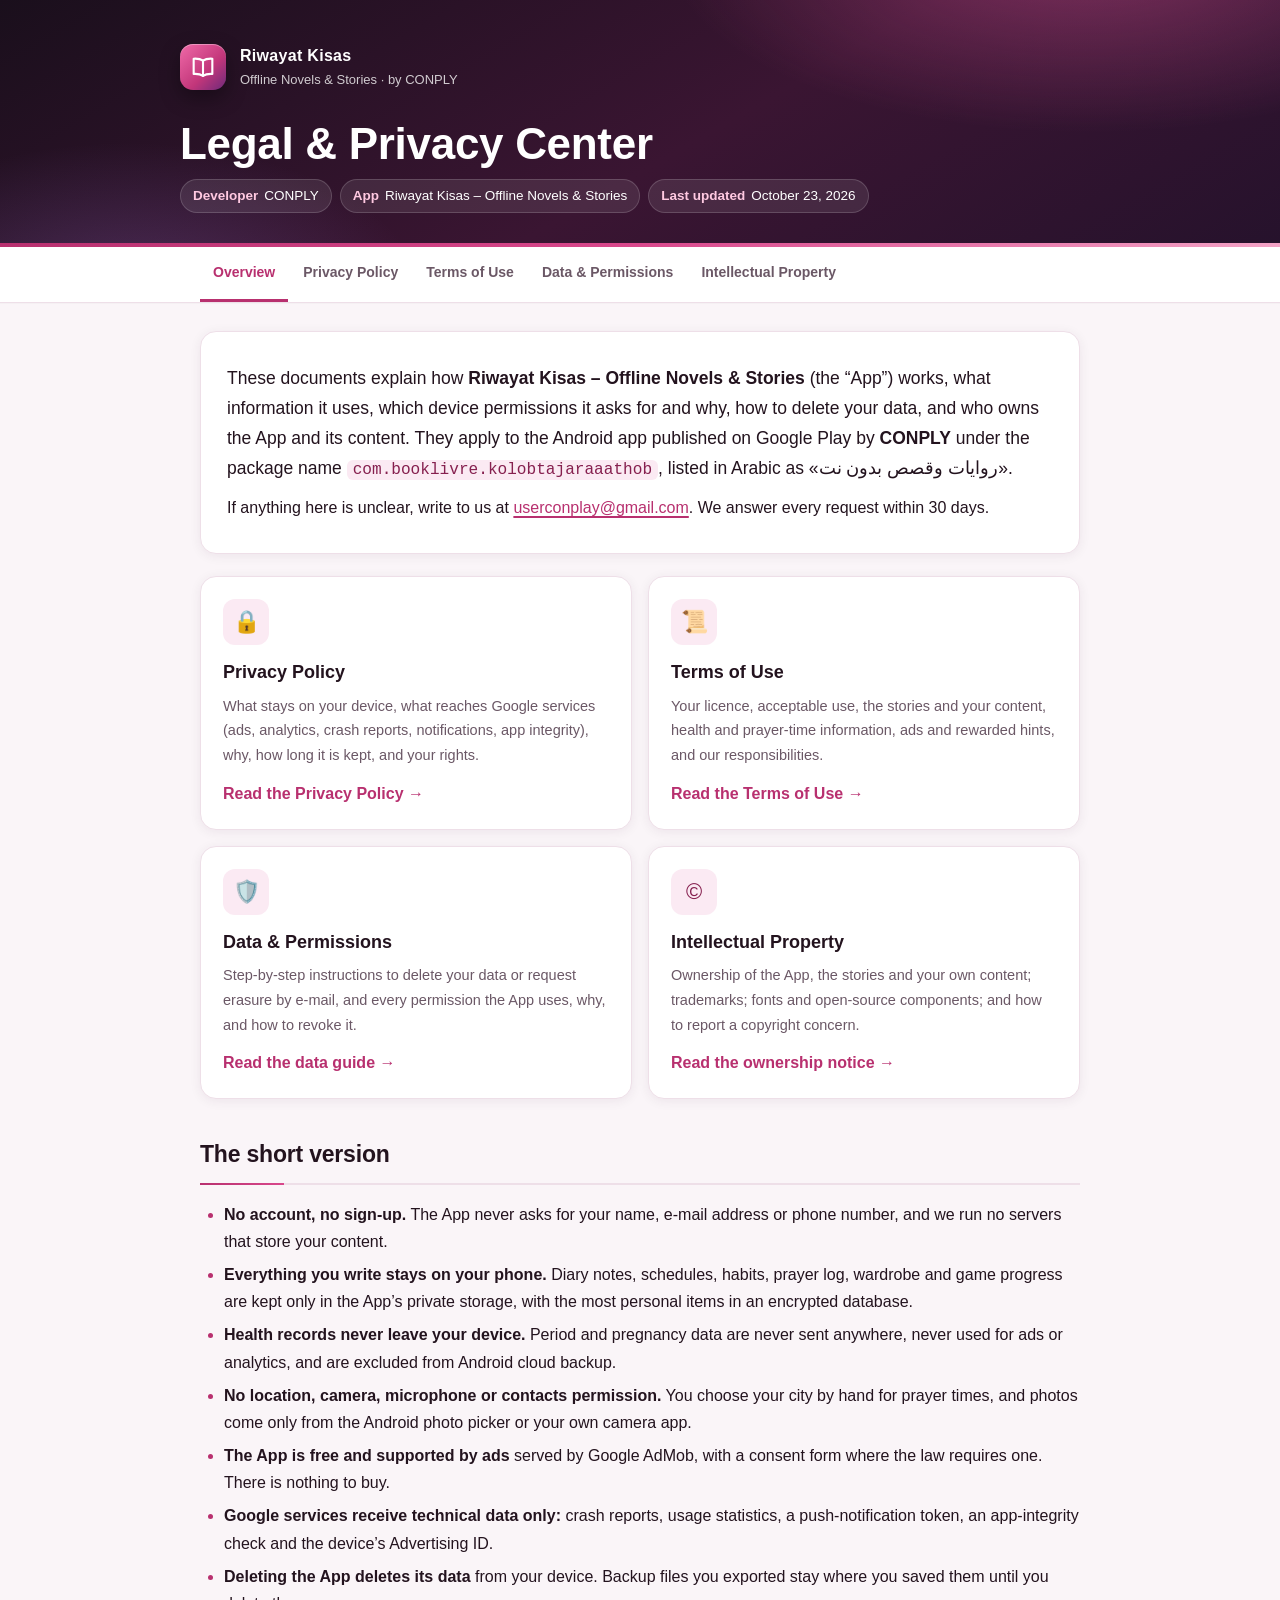
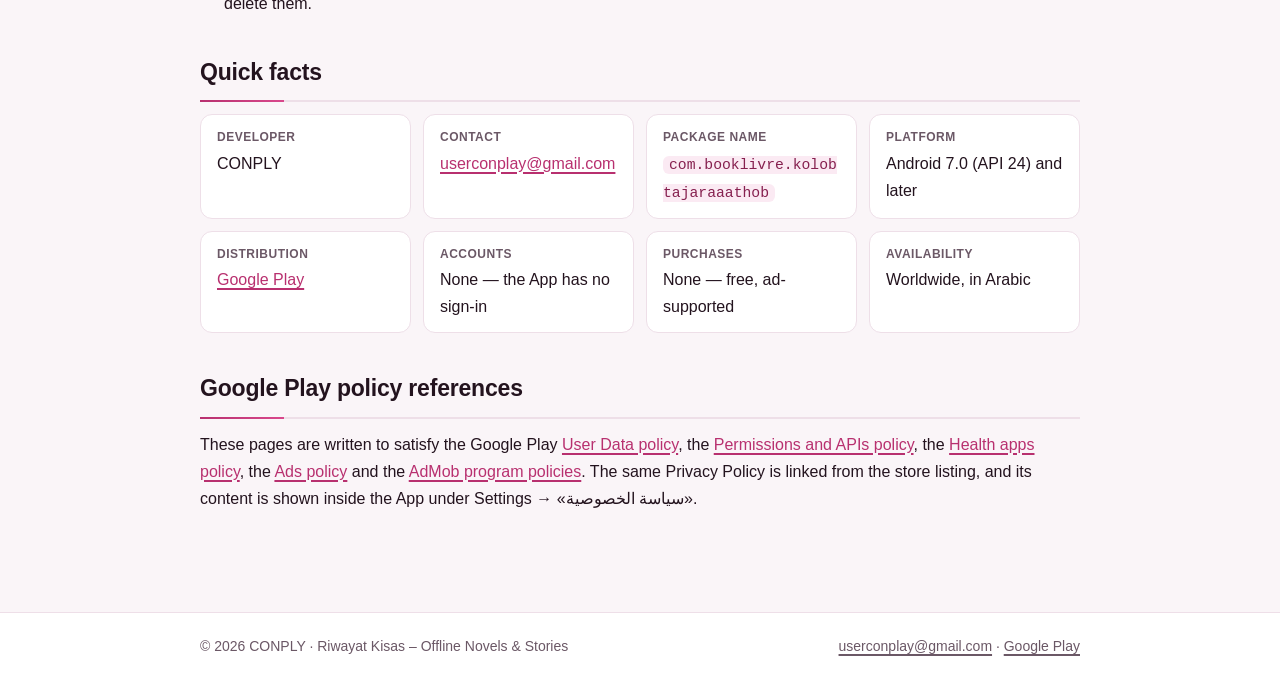
<file: index.html>
<!DOCTYPE html>
<html lang="en">
<head>
<meta charset="utf-8">
<meta name="viewport" content="width=device-width, initial-scale=1">
<title>Legal Center — Riwayat Kisas</title>
<meta name="description" content="Privacy Policy, Terms of Use, data and permissions guide, and intellectual-property notice for Riwayat Kisas – Offline Novels &amp; Stories, the Android app by CONPLY.">
<meta name="color-scheme" content="light dark">
<link rel="stylesheet" href="styles.css">
</head>
<body>

<header class="hero">
  <div class="wrap">
    <div class="brand">
      <div class="logo"><svg viewBox="0 0 24 24" fill="none" stroke="#fff" stroke-width="1.8" stroke-linecap="round" stroke-linejoin="round" aria-hidden="true"><path d="M12 6.6C10.2 5.3 7.6 4.7 4 4.9v13c3.6-.2 6.2.4 8 1.7 1.8-1.3 4.4-1.9 8-1.7v-13c-3.6-.2-6.2.4-8 1.7Z"/><path d="M12 6.6v13"/></svg></div>
      <div>Riwayat Kisas<small>Offline Novels &amp; Stories · by CONPLY</small></div>
    </div>
    <h1>Legal &amp; Privacy Center</h1>
    <div class="meta">
      <span><b>Developer</b> CONPLY</span>
      <span><b>App</b> Riwayat Kisas – Offline Novels &amp; Stories</span>
      <span><b>Last updated</b> October 23, 2026</span>
    </div>
  </div>
</header>

<nav class="docnav" aria-label="Documents">
  <div class="wrap">
    <a class="active" href="index.html">Overview</a>
    <a href="privacy-policy.html">Privacy Policy</a>
    <a href="terms-of-use.html">Terms of Use</a>
    <a href="data-deletion.html">Data &amp; Permissions</a>
    <a href="intellectual-property.html">Intellectual Property</a>
  </div>
</nav>

<main>
  <div class="card">
    <p class="lead">These documents explain how <strong>Riwayat Kisas – Offline Novels &amp; Stories</strong> (the “App”) works, what information it uses, which device permissions it asks for and why, how to delete your data, and who owns the App and its content. They apply to the Android app published on Google Play by <strong>CONPLY</strong> under the package name <code>com.booklivre.kolobtajaraaathob</code>, listed in Arabic as <span class="ar" lang="ar" dir="rtl">«روايات وقصص بدون نت»</span>.</p>
    <p>If anything here is unclear, write to us at <a href="mailto:userconplay@gmail.com">userconplay@gmail.com</a>. We answer every request within 30 days.</p>
  </div>

  <div class="grid">
    <a class="doc" href="privacy-policy.html">
      <div class="icon">🔒</div>
      <h3>Privacy Policy</h3>
      <p>What stays on your device, what reaches Google services (ads, analytics, crash reports, notifications, app integrity), why, how long it is kept, and your rights.</p>
      <span class="go">Read the Privacy Policy →</span>
    </a>
    <a class="doc" href="terms-of-use.html">
      <div class="icon">📜</div>
      <h3>Terms of Use</h3>
      <p>Your licence, acceptable use, the stories and your content, health and prayer-time information, ads and rewarded hints, and our responsibilities.</p>
      <span class="go">Read the Terms of Use →</span>
    </a>
    <a class="doc" href="data-deletion.html">
      <div class="icon">🛡️</div>
      <h3>Data &amp; Permissions</h3>
      <p>Step-by-step instructions to delete your data or request erasure by e-mail, and every permission the App uses, why, and how to revoke it.</p>
      <span class="go">Read the data guide →</span>
    </a>
    <a class="doc" href="intellectual-property.html">
      <div class="icon">©</div>
      <h3>Intellectual Property</h3>
      <p>Ownership of the App, the stories and your own content; trademarks; fonts and open-source components; and how to report a copyright concern.</p>
      <span class="go">Read the ownership notice →</span>
    </a>
  </div>

  <section id="summary">
    <h2>The short version</h2>
    <ul>
      <li><strong>No account, no sign-up.</strong> The App never asks for your name, e-mail address or phone number, and we run no servers that store your content.</li>
      <li><strong>Everything you write stays on your phone.</strong> Diary notes, schedules, habits, prayer log, wardrobe and game progress are kept only in the App’s private storage, with the most personal items in an encrypted database.</li>
      <li><strong>Health records never leave your device.</strong> Period and pregnancy data are never sent anywhere, never used for ads or analytics, and are excluded from Android cloud backup.</li>
      <li><strong>No location, camera, microphone or contacts permission.</strong> You choose your city by hand for prayer times, and photos come only from the Android photo picker or your own camera app.</li>
      <li><strong>The App is free and supported by ads</strong> served by Google AdMob, with a consent form where the law requires one. There is nothing to buy.</li>
      <li><strong>Google services receive technical data only:</strong> crash reports, usage statistics, a push-notification token, an app-integrity check and the device’s Advertising ID.</li>
      <li><strong>Deleting the App deletes its data</strong> from your device. Backup files you exported stay where you saved them until you delete them.</li>
    </ul>
  </section>

  <section id="facts">
    <h2>Quick facts</h2>
    <div class="facts">
      <div class="item"><b>Developer</b>CONPLY</div>
      <div class="item"><b>Contact</b><a href="mailto:userconplay@gmail.com">userconplay@gmail.com</a></div>
      <div class="item"><b>Package name</b><code>com.booklivre.kolobtajaraaathob</code></div>
      <div class="item"><b>Platform</b>Android 7.0 (API 24) and later</div>
      <div class="item"><b>Distribution</b><a href="https://play.google.com/store/apps/details?id=com.booklivre.kolobtajaraaathob" target="_blank" rel="noopener">Google Play</a></div>
      <div class="item"><b>Accounts</b>None — the App has no sign-in</div>
      <div class="item"><b>Purchases</b>None — free, ad-supported</div>
      <div class="item"><b>Availability</b>Worldwide, in Arabic</div>
    </div>
  </section>

  <section id="google">
    <h2>Google Play policy references</h2>
    <p>These pages are written to satisfy the Google Play <a href="https://support.google.com/googleplay/android-developer/answer/10144311" target="_blank" rel="noopener">User Data policy</a>, the <a href="https://support.google.com/googleplay/android-developer/answer/9888076" target="_blank" rel="noopener">Permissions and APIs policy</a>, the <a href="https://support.google.com/googleplay/android-developer/answer/16679511" target="_blank" rel="noopener">Health apps policy</a>, the <a href="https://support.google.com/googleplay/android-developer/answer/9857753" target="_blank" rel="noopener">Ads policy</a> and the <a href="https://support.google.com/admob/answer/6128543" target="_blank" rel="noopener">AdMob program policies</a>. The same Privacy Policy is linked from the store listing, and its content is shown inside the App under Settings → <span class="ar" lang="ar" dir="rtl">«سياسة الخصوصية»</span>.</p>
  </section>
</main>

<footer>
  <div class="wrap">
    <span>© 2026 CONPLY · Riwayat Kisas – Offline Novels &amp; Stories</span>
    <span class="print-hide"><a href="mailto:userconplay@gmail.com">userconplay@gmail.com</a> · <a href="https://play.google.com/store/apps/details?id=com.booklivre.kolobtajaraaathob" target="_blank" rel="noopener">Google Play</a></span>
  </div>
</footer>

</body>
</html>
</file>
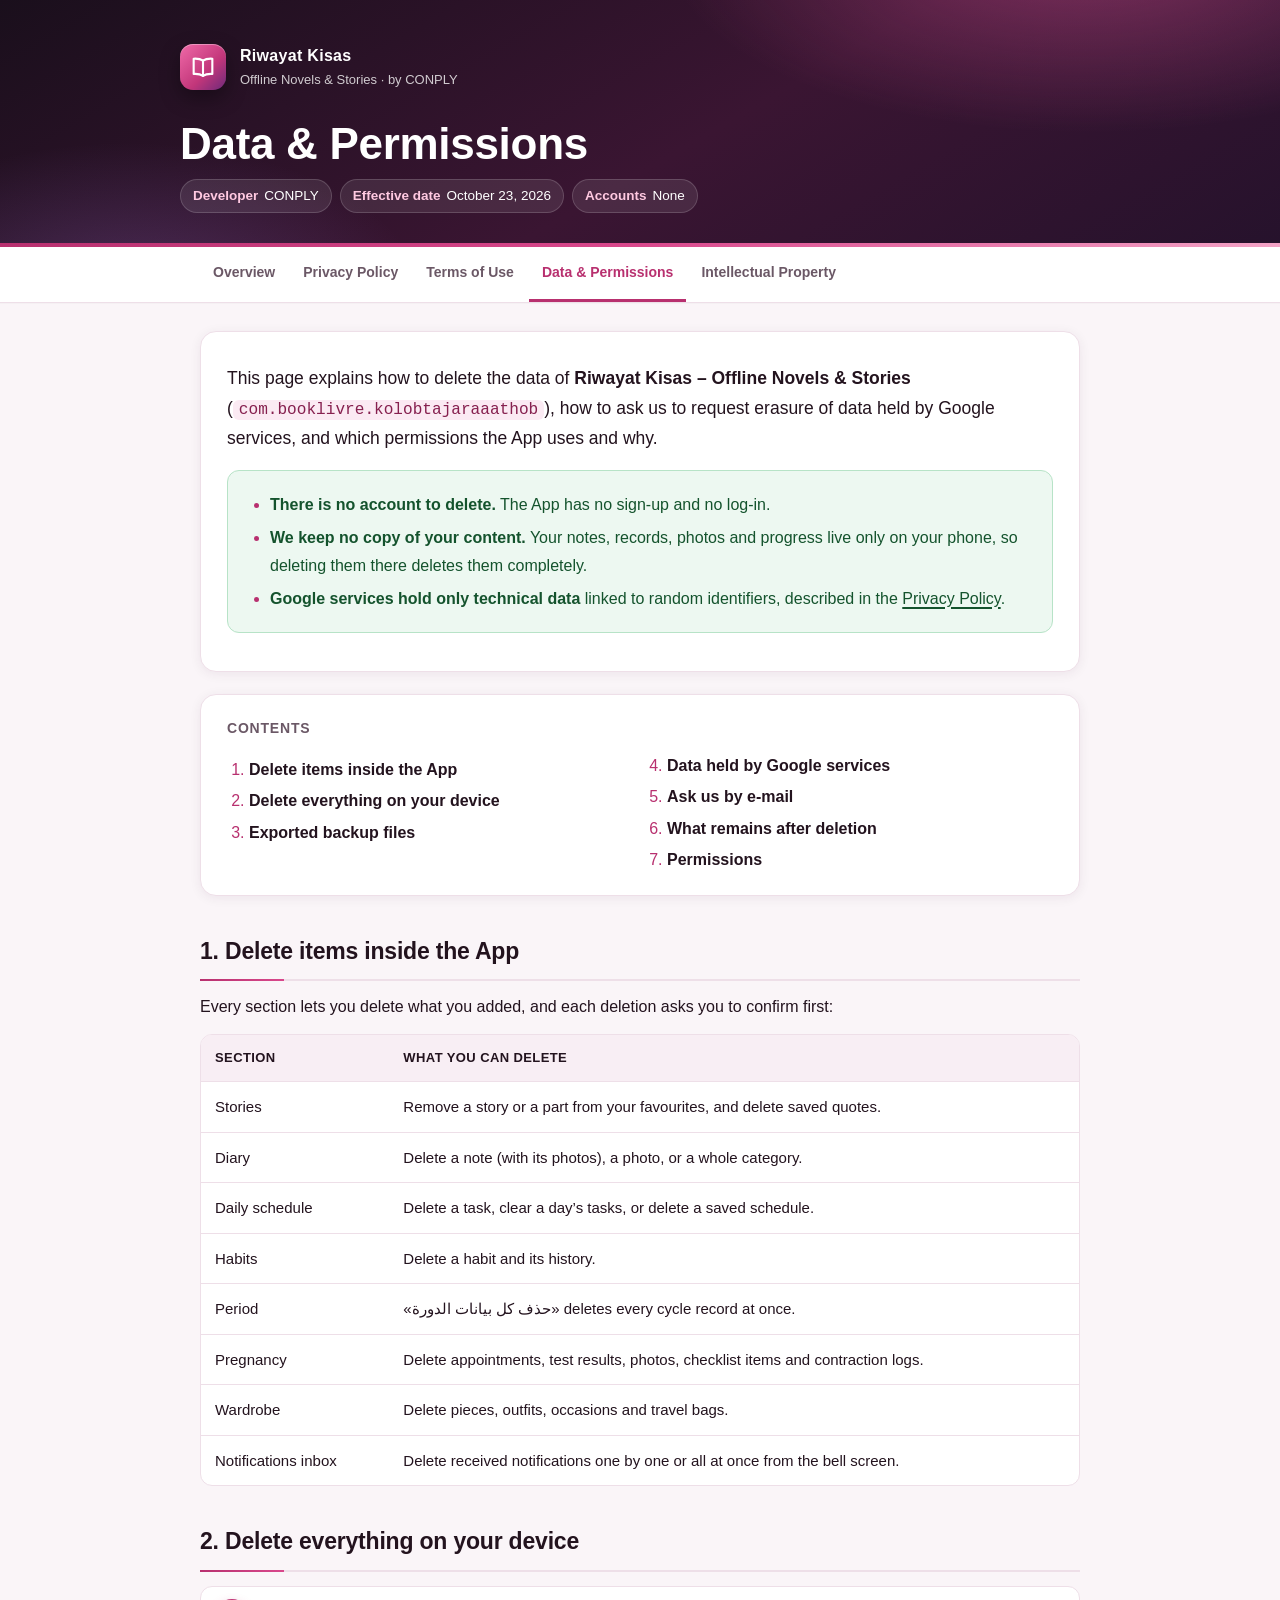
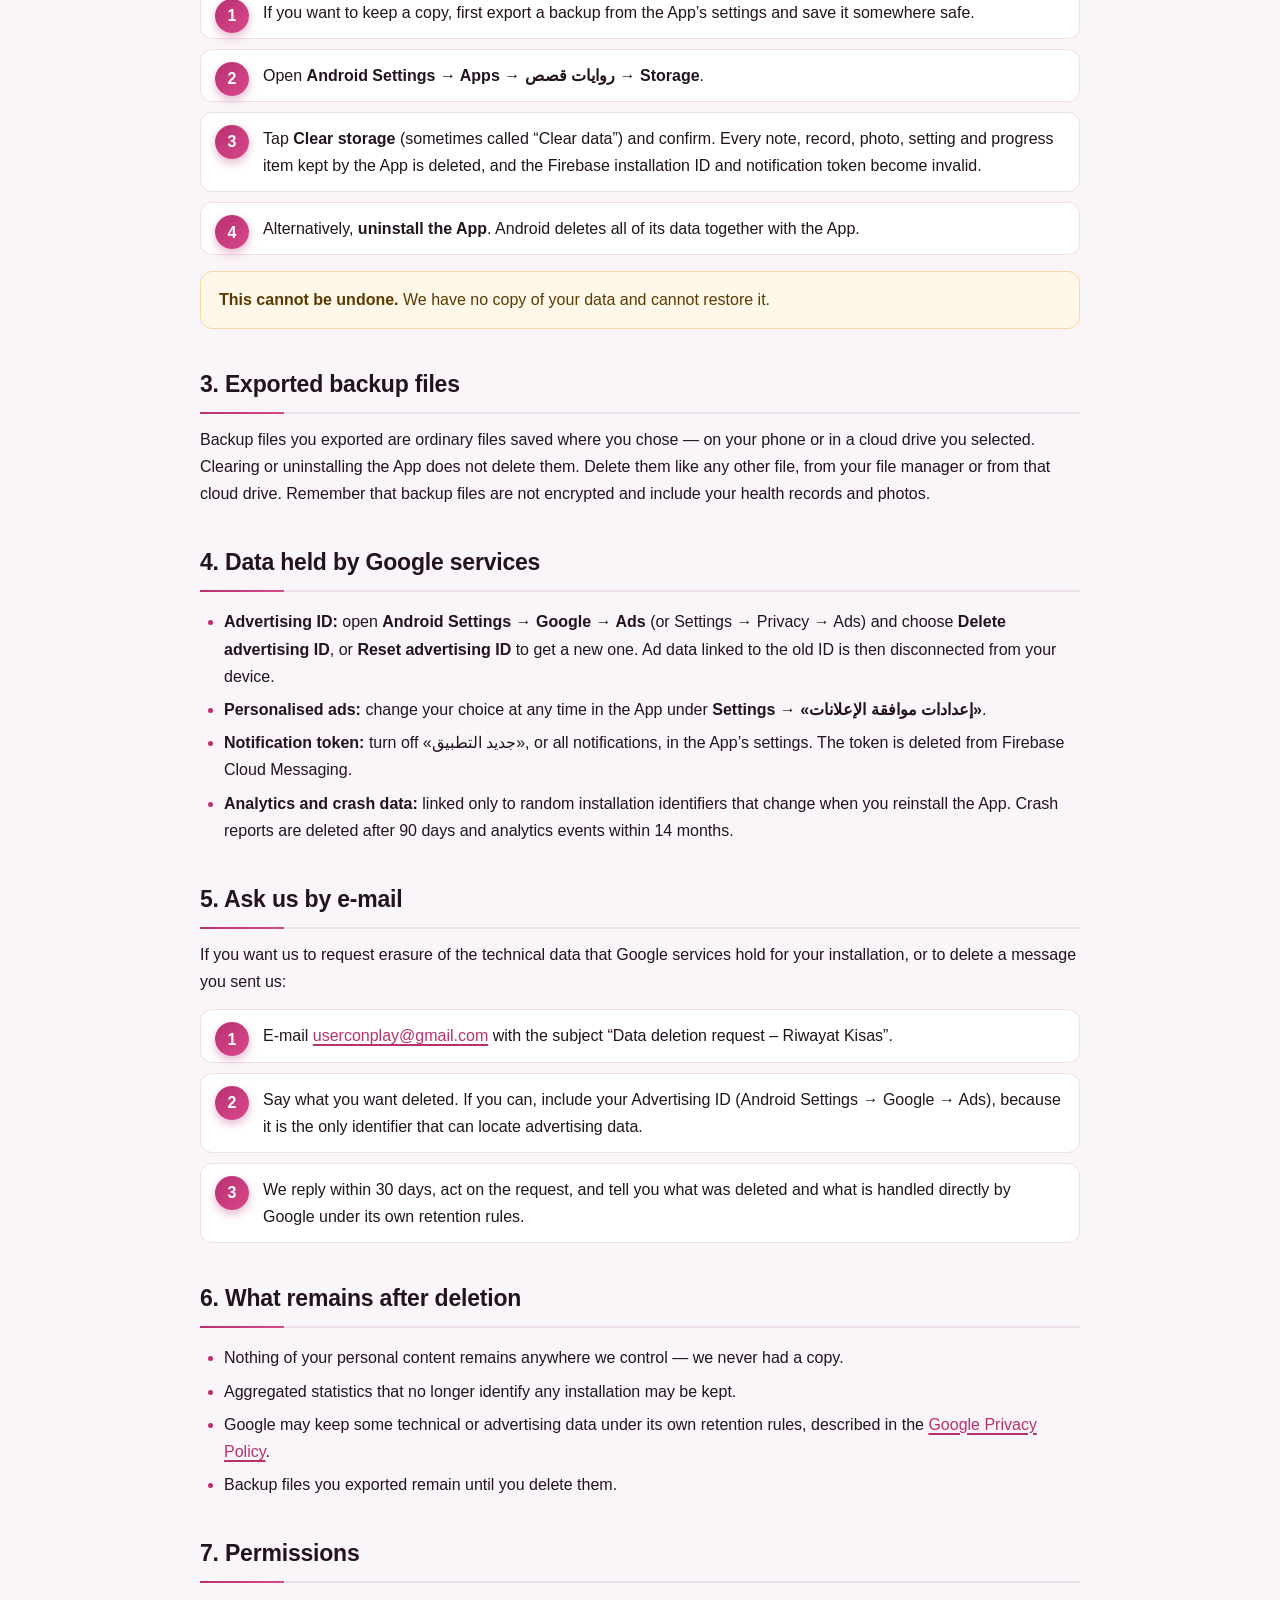
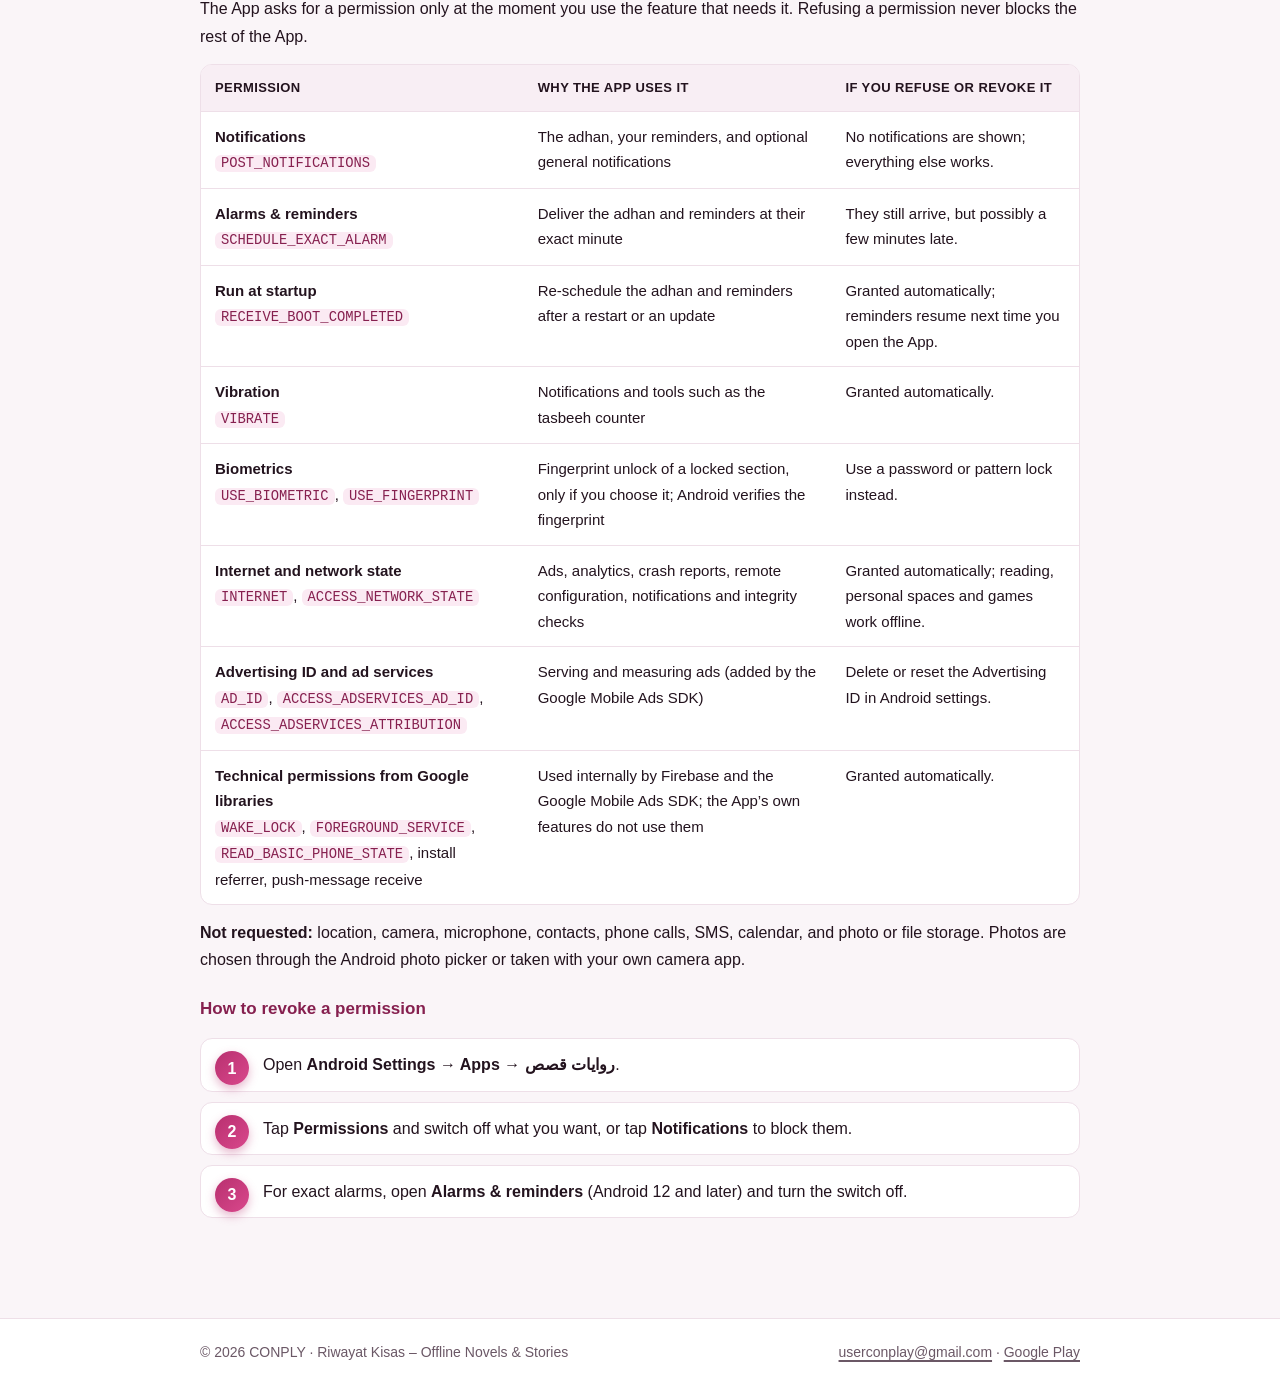
<file: data-deletion.html>
<!DOCTYPE html>
<html lang="en">
<head>
<meta charset="utf-8">
<meta name="viewport" content="width=device-width, initial-scale=1">
<title>Data &amp; Permissions — Riwayat Kisas</title>
<meta name="description" content="How to delete your data in Riwayat Kisas – Offline Novels &amp; Stories, how to request erasure of data held by Google services, and every permission the App uses, why, and how to revoke it.">
<meta name="color-scheme" content="light dark">
<link rel="stylesheet" href="styles.css">
</head>
<body>

<header class="hero">
  <div class="wrap">
    <div class="brand">
      <div class="logo"><svg viewBox="0 0 24 24" fill="none" stroke="#fff" stroke-width="1.8" stroke-linecap="round" stroke-linejoin="round" aria-hidden="true"><path d="M12 6.6C10.2 5.3 7.6 4.7 4 4.9v13c3.6-.2 6.2.4 8 1.7 1.8-1.3 4.4-1.9 8-1.7v-13c-3.6-.2-6.2.4-8 1.7Z"/><path d="M12 6.6v13"/></svg></div>
      <div>Riwayat Kisas<small>Offline Novels &amp; Stories · by CONPLY</small></div>
    </div>
    <h1>Data &amp; Permissions</h1>
    <div class="meta">
      <span><b>Developer</b> CONPLY</span>
      <span><b>Effective date</b> October 23, 2026</span>
      <span><b>Accounts</b> None</span>
    </div>
  </div>
</header>

<nav class="docnav" aria-label="Documents">
  <div class="wrap">
    <a href="index.html">Overview</a>
    <a href="privacy-policy.html">Privacy Policy</a>
    <a href="terms-of-use.html">Terms of Use</a>
    <a class="active" href="data-deletion.html">Data &amp; Permissions</a>
    <a href="intellectual-property.html">Intellectual Property</a>
  </div>
</nav>

<main>
  <div class="card">
    <p class="lead">This page explains how to delete the data of <strong>Riwayat Kisas – Offline Novels &amp; Stories</strong> (<code>com.booklivre.kolobtajaraaathob</code>), how to ask us to request erasure of data held by Google services, and which permissions the App uses and why.</p>
    <div class="ok">
      <ul class="callout-list">
        <li><b>There is no account to delete.</b> The App has no sign-up and no log-in.</li>
        <li><b>We keep no copy of your content.</b> Your notes, records, photos and progress live only on your phone, so deleting them there deletes them completely.</li>
        <li><b>Google services hold only technical data</b> linked to random identifiers, described in the <a href="privacy-policy.html#collect">Privacy Policy</a>.</li>
      </ul>
    </div>
  </div>

  <div class="card toc">
    <h2>Contents</h2>
    <ol>
      <li><a href="#in-app">Delete items inside the App</a></li>
      <li><a href="#everything">Delete everything on your device</a></li>
      <li><a href="#backups">Exported backup files</a></li>
      <li><a href="#google">Data held by Google services</a></li>
      <li><a href="#request">Ask us by e-mail</a></li>
      <li><a href="#after">What remains after deletion</a></li>
      <li><a href="#permissions">Permissions</a></li>
    </ol>
  </div>

  <section id="in-app">
    <h2>1. Delete items inside the App</h2>
    <p>Every section lets you delete what you added, and each deletion asks you to confirm first:</p>
    <div class="tablewrap">
      <table>
        <tr><th>Section</th><th>What you can delete</th></tr>
        <tr><td>Stories</td><td>Remove a story or a part from your favourites, and delete saved quotes.</td></tr>
        <tr><td>Diary</td><td>Delete a note (with its photos), a photo, or a whole category.</td></tr>
        <tr><td>Daily schedule</td><td>Delete a task, clear a day’s tasks, or delete a saved schedule.</td></tr>
        <tr><td>Habits</td><td>Delete a habit and its history.</td></tr>
        <tr><td>Period</td><td><span class="ar" lang="ar" dir="rtl">«حذف كل بيانات الدورة»</span> deletes every cycle record at once.</td></tr>
        <tr><td>Pregnancy</td><td>Delete appointments, test results, photos, checklist items and contraction logs.</td></tr>
        <tr><td>Wardrobe</td><td>Delete pieces, outfits, occasions and travel bags.</td></tr>
        <tr><td>Notifications inbox</td><td>Delete received notifications one by one or all at once from the bell screen.</td></tr>
      </table>
    </div>
  </section>

  <section id="everything">
    <h2>2. Delete everything on your device</h2>
    <ol class="steps">
      <li>If you want to keep a copy, first export a backup from the App’s settings and save it somewhere safe.</li>
      <li>Open <strong>Android Settings → Apps → <span class="ar" lang="ar" dir="rtl">روايات قصص</span> → Storage</strong>.</li>
      <li>Tap <strong>Clear storage</strong> (sometimes called “Clear data”) and confirm. Every note, record, photo, setting and progress item kept by the App is deleted, and the Firebase installation ID and notification token become invalid.</li>
      <li>Alternatively, <strong>uninstall the App</strong>. Android deletes all of its data together with the App.</li>
    </ol>
    <div class="note"><b>This cannot be undone.</b> We have no copy of your data and cannot restore it.</div>
  </section>

  <section id="backups">
    <h2>3. Exported backup files</h2>
    <p>Backup files you exported are ordinary files saved where you chose — on your phone or in a cloud drive you selected. Clearing or uninstalling the App does not delete them. Delete them like any other file, from your file manager or from that cloud drive. Remember that backup files are not encrypted and include your health records and photos.</p>
  </section>

  <section id="google">
    <h2>4. Data held by Google services</h2>
    <ul>
      <li><strong>Advertising ID:</strong> open <strong>Android Settings → Google → Ads</strong> (or Settings → Privacy → Ads) and choose <strong>Delete advertising ID</strong>, or <strong>Reset advertising ID</strong> to get a new one. Ad data linked to the old ID is then disconnected from your device.</li>
      <li><strong>Personalised ads:</strong> change your choice at any time in the App under <strong>Settings → <span class="ar" lang="ar" dir="rtl">«إعدادات موافقة الإعلانات»</span></strong>.</li>
      <li><strong>Notification token:</strong> turn off <span class="ar" lang="ar" dir="rtl">«جديد التطبيق»</span>, or all notifications, in the App’s settings. The token is deleted from Firebase Cloud Messaging.</li>
      <li><strong>Analytics and crash data:</strong> linked only to random installation identifiers that change when you reinstall the App. Crash reports are deleted after 90 days and analytics events within 14 months.</li>
    </ul>
  </section>

  <section id="request">
    <h2>5. Ask us by e-mail</h2>
    <p>If you want us to request erasure of the technical data that Google services hold for your installation, or to delete a message you sent us:</p>
    <ol class="steps">
      <li>E-mail <a href="mailto:userconplay@gmail.com?subject=Data%20deletion%20request%20-%20Riwayat%20Kisas">userconplay@gmail.com</a> with the subject “Data deletion request – Riwayat Kisas”.</li>
      <li>Say what you want deleted. If you can, include your Advertising ID (Android Settings → Google → Ads), because it is the only identifier that can locate advertising data.</li>
      <li>We reply within 30 days, act on the request, and tell you what was deleted and what is handled directly by Google under its own retention rules.</li>
    </ol>
  </section>

  <section id="after">
    <h2>6. What remains after deletion</h2>
    <ul>
      <li>Nothing of your personal content remains anywhere we control — we never had a copy.</li>
      <li>Aggregated statistics that no longer identify any installation may be kept.</li>
      <li>Google may keep some technical or advertising data under its own retention rules, described in the <a href="https://policies.google.com/privacy" target="_blank" rel="noopener">Google Privacy Policy</a>.</li>
      <li>Backup files you exported remain until you delete them.</li>
    </ul>
  </section>

  <section id="permissions">
    <h2>7. Permissions</h2>
    <p>The App asks for a permission only at the moment you use the feature that needs it. Refusing a permission never blocks the rest of the App.</p>
    <div class="tablewrap">
      <table>
        <tr><th>Permission</th><th>Why the App uses it</th><th>If you refuse or revoke it</th></tr>
        <tr><td><strong>Notifications</strong><br><code>POST_NOTIFICATIONS</code></td><td>The adhan, your reminders, and optional general notifications</td><td>No notifications are shown; everything else works.</td></tr>
        <tr><td><strong>Alarms &amp; reminders</strong><br><code>SCHEDULE_EXACT_ALARM</code></td><td>Deliver the adhan and reminders at their exact minute</td><td>They still arrive, but possibly a few minutes late.</td></tr>
        <tr><td><strong>Run at startup</strong><br><code>RECEIVE_BOOT_COMPLETED</code></td><td>Re-schedule the adhan and reminders after a restart or an update</td><td>Granted automatically; reminders resume next time you open the App.</td></tr>
        <tr><td><strong>Vibration</strong><br><code>VIBRATE</code></td><td>Notifications and tools such as the tasbeeh counter</td><td>Granted automatically.</td></tr>
        <tr><td><strong>Biometrics</strong><br><code>USE_BIOMETRIC</code>, <code>USE_FINGERPRINT</code></td><td>Fingerprint unlock of a locked section, only if you choose it; Android verifies the fingerprint</td><td>Use a password or pattern lock instead.</td></tr>
        <tr><td><strong>Internet and network state</strong><br><code>INTERNET</code>, <code>ACCESS_NETWORK_STATE</code></td><td>Ads, analytics, crash reports, remote configuration, notifications and integrity checks</td><td>Granted automatically; reading, personal spaces and games work offline.</td></tr>
        <tr><td><strong>Advertising ID and ad services</strong><br><code>AD_ID</code>, <code>ACCESS_ADSERVICES_AD_ID</code>, <code>ACCESS_ADSERVICES_ATTRIBUTION</code></td><td>Serving and measuring ads (added by the Google Mobile Ads SDK)</td><td>Delete or reset the Advertising ID in Android settings.</td></tr>
        <tr><td><strong>Technical permissions from Google libraries</strong><br><code>WAKE_LOCK</code>, <code>FOREGROUND_SERVICE</code>, <code>READ_BASIC_PHONE_STATE</code>, install referrer, push-message receive</td><td>Used internally by Firebase and the Google Mobile Ads SDK; the App’s own features do not use them</td><td>Granted automatically.</td></tr>
      </table>
    </div>
    <p><strong>Not requested:</strong> location, camera, microphone, contacts, phone calls, SMS, calendar, and photo or file storage. Photos are chosen through the Android photo picker or taken with your own camera app.</p>
    <h3>How to revoke a permission</h3>
    <ol class="steps">
      <li>Open <strong>Android Settings → Apps → <span class="ar" lang="ar" dir="rtl">روايات قصص</span></strong>.</li>
      <li>Tap <strong>Permissions</strong> and switch off what you want, or tap <strong>Notifications</strong> to block them.</li>
      <li>For exact alarms, open <strong>Alarms &amp; reminders</strong> (Android 12 and later) and turn the switch off.</li>
    </ol>
  </section>
</main>

<footer>
  <div class="wrap">
    <span>© 2026 CONPLY · Riwayat Kisas – Offline Novels &amp; Stories</span>
    <span class="print-hide"><a href="mailto:userconplay@gmail.com">userconplay@gmail.com</a> · <a href="https://play.google.com/store/apps/details?id=com.booklivre.kolobtajaraaathob" target="_blank" rel="noopener">Google Play</a></span>
  </div>
</footer>

</body>
</html>
</file>
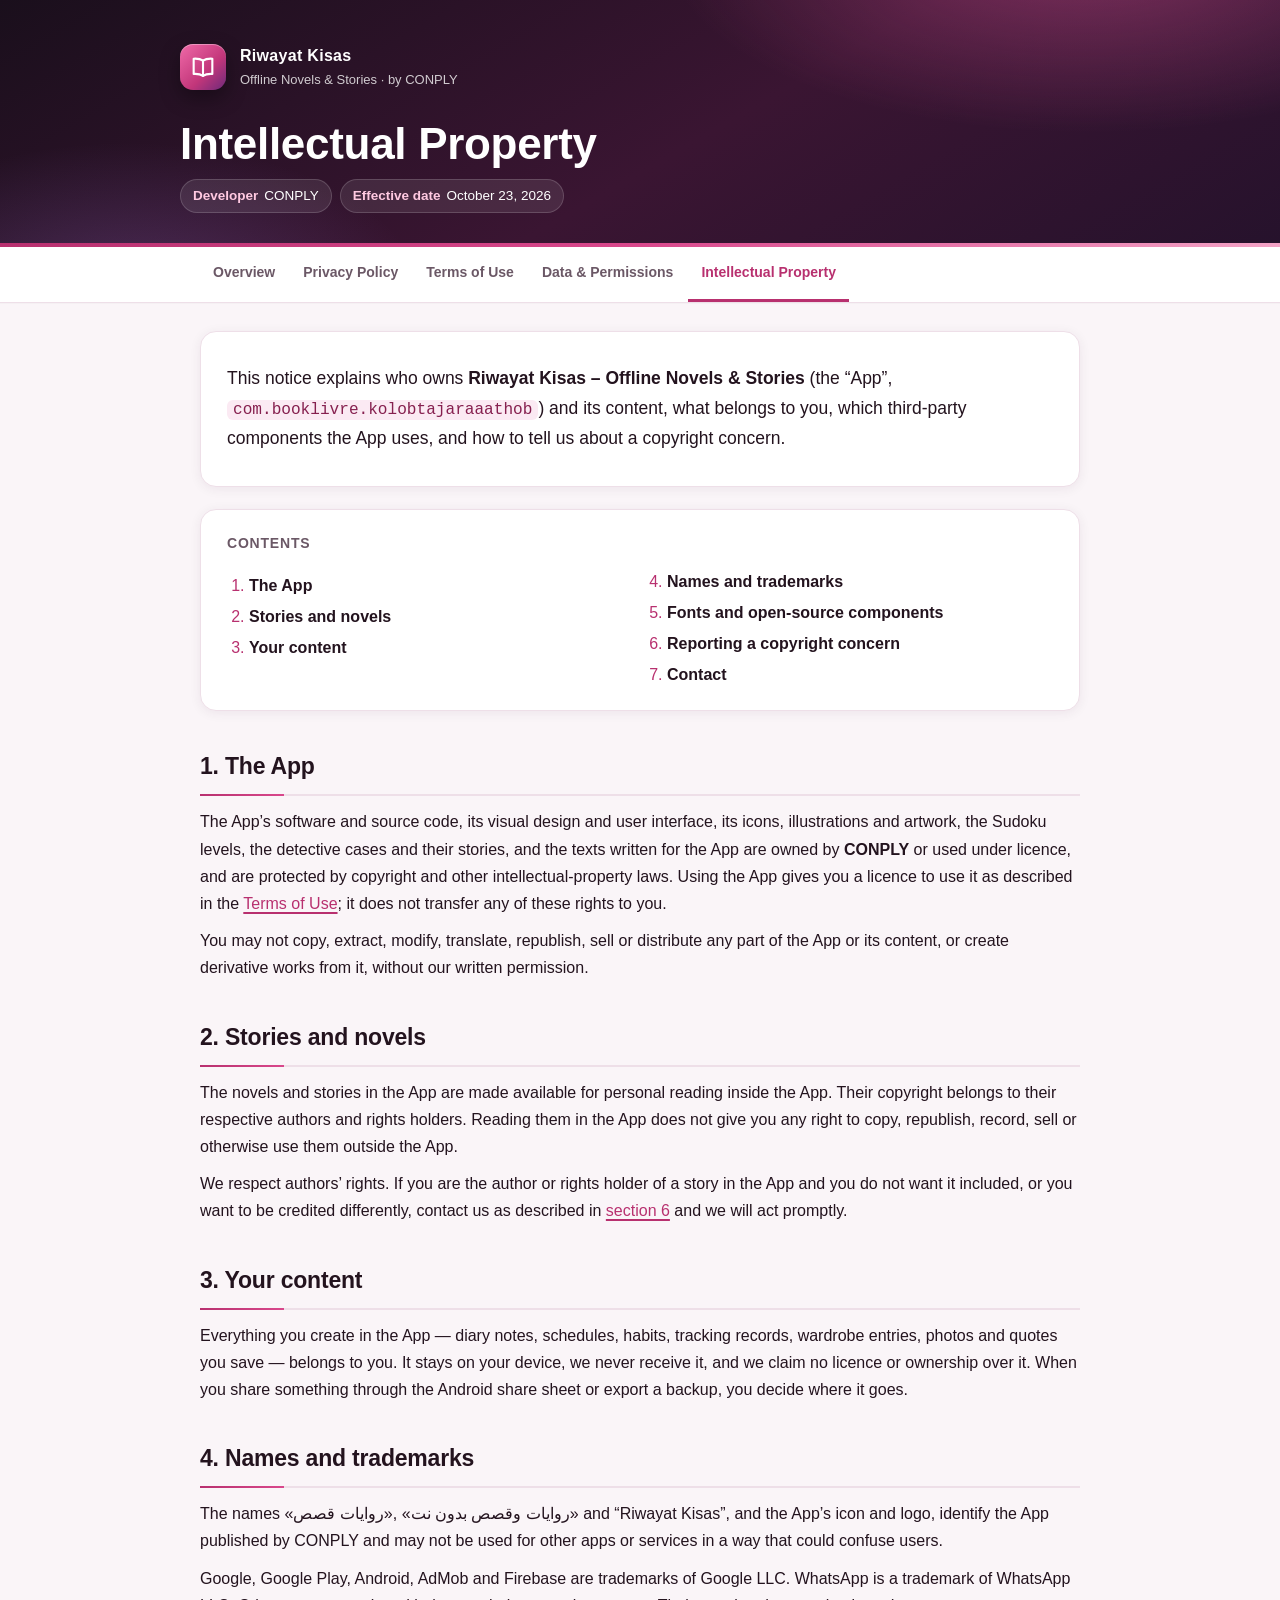
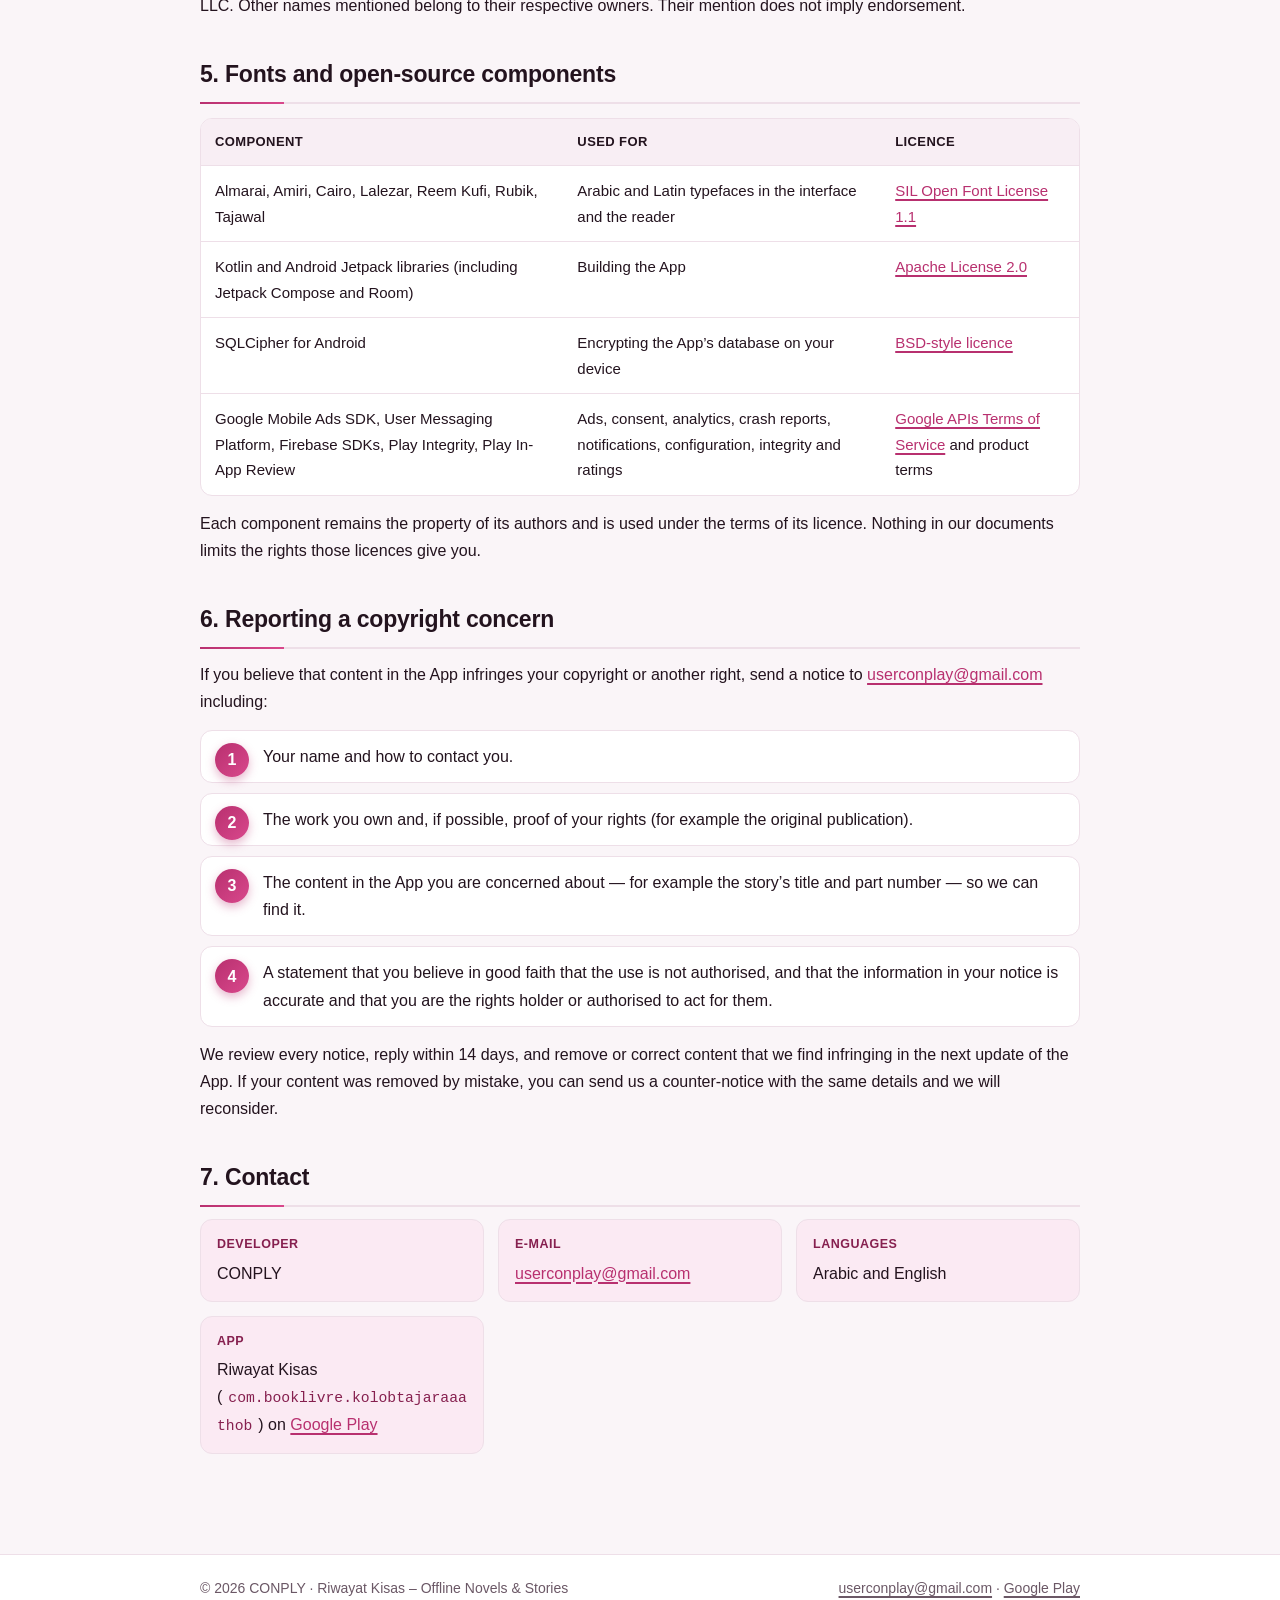
<file: intellectual-property.html>
<!DOCTYPE html>
<html lang="en">
<head>
<meta charset="utf-8">
<meta name="viewport" content="width=device-width, initial-scale=1">
<title>Intellectual Property — Riwayat Kisas</title>
<meta name="description" content="Intellectual-property notice for Riwayat Kisas – Offline Novels &amp; Stories by CONPLY: ownership of the App, the stories and your content, trademarks, fonts and open-source components, and how to report a copyright concern.">
<meta name="color-scheme" content="light dark">
<link rel="stylesheet" href="styles.css">
</head>
<body>

<header class="hero">
  <div class="wrap">
    <div class="brand">
      <div class="logo"><svg viewBox="0 0 24 24" fill="none" stroke="#fff" stroke-width="1.8" stroke-linecap="round" stroke-linejoin="round" aria-hidden="true"><path d="M12 6.6C10.2 5.3 7.6 4.7 4 4.9v13c3.6-.2 6.2.4 8 1.7 1.8-1.3 4.4-1.9 8-1.7v-13c-3.6-.2-6.2.4-8 1.7Z"/><path d="M12 6.6v13"/></svg></div>
      <div>Riwayat Kisas<small>Offline Novels &amp; Stories · by CONPLY</small></div>
    </div>
    <h1>Intellectual Property</h1>
    <div class="meta">
      <span><b>Developer</b> CONPLY</span>
      <span><b>Effective date</b> October 23, 2026</span>
    </div>
  </div>
</header>

<nav class="docnav" aria-label="Documents">
  <div class="wrap">
    <a href="index.html">Overview</a>
    <a href="privacy-policy.html">Privacy Policy</a>
    <a href="terms-of-use.html">Terms of Use</a>
    <a href="data-deletion.html">Data &amp; Permissions</a>
    <a class="active" href="intellectual-property.html">Intellectual Property</a>
  </div>
</nav>

<main>
  <div class="card">
    <p class="lead">This notice explains who owns <strong>Riwayat Kisas – Offline Novels &amp; Stories</strong> (the “App”, <code>com.booklivre.kolobtajaraaathob</code>) and its content, what belongs to you, which third-party components the App uses, and how to tell us about a copyright concern.</p>
  </div>

  <div class="card toc">
    <h2>Contents</h2>
    <ol>
      <li><a href="#app">The App</a></li>
      <li><a href="#stories">Stories and novels</a></li>
      <li><a href="#yours">Your content</a></li>
      <li><a href="#trademarks">Names and trademarks</a></li>
      <li><a href="#components">Fonts and open-source components</a></li>
      <li><a href="#report">Reporting a copyright concern</a></li>
      <li><a href="#contact">Contact</a></li>
    </ol>
  </div>

  <section id="app">
    <h2>1. The App</h2>
    <p>The App’s software and source code, its visual design and user interface, its icons, illustrations and artwork, the Sudoku levels, the detective cases and their stories, and the texts written for the App are owned by <strong>CONPLY</strong> or used under licence, and are protected by copyright and other intellectual-property laws. Using the App gives you a licence to use it as described in the <a href="terms-of-use.html#licence">Terms of Use</a>; it does not transfer any of these rights to you.</p>
    <p>You may not copy, extract, modify, translate, republish, sell or distribute any part of the App or its content, or create derivative works from it, without our written permission.</p>
  </section>

  <section id="stories">
    <h2>2. Stories and novels</h2>
    <p>The novels and stories in the App are made available for personal reading inside the App. Their copyright belongs to their respective authors and rights holders. Reading them in the App does not give you any right to copy, republish, record, sell or otherwise use them outside the App.</p>
    <p>We respect authors’ rights. If you are the author or rights holder of a story in the App and you do not want it included, or you want to be credited differently, contact us as described in <a href="#report">section 6</a> and we will act promptly.</p>
  </section>

  <section id="yours">
    <h2>3. Your content</h2>
    <p>Everything you create in the App — diary notes, schedules, habits, tracking records, wardrobe entries, photos and quotes you save — belongs to you. It stays on your device, we never receive it, and we claim no licence or ownership over it. When you share something through the Android share sheet or export a backup, you decide where it goes.</p>
  </section>

  <section id="trademarks">
    <h2>4. Names and trademarks</h2>
    <p>The names <span class="ar" lang="ar" dir="rtl">«روايات قصص»</span>, <span class="ar" lang="ar" dir="rtl">«روايات وقصص بدون نت»</span> and “Riwayat Kisas”, and the App’s icon and logo, identify the App published by CONPLY and may not be used for other apps or services in a way that could confuse users.</p>
    <p>Google, Google Play, Android, AdMob and Firebase are trademarks of Google LLC. WhatsApp is a trademark of WhatsApp LLC. Other names mentioned belong to their respective owners. Their mention does not imply endorsement.</p>
  </section>

  <section id="components">
    <h2>5. Fonts and open-source components</h2>
    <div class="tablewrap">
      <table>
        <tr><th>Component</th><th>Used for</th><th>Licence</th></tr>
        <tr><td>Almarai, Amiri, Cairo, Lalezar, Reem Kufi, Rubik, Tajawal</td><td>Arabic and Latin typefaces in the interface and the reader</td><td><a href="https://openfontlicense.org" target="_blank" rel="noopener">SIL Open Font License 1.1</a></td></tr>
        <tr><td>Kotlin and Android Jetpack libraries (including Jetpack Compose and Room)</td><td>Building the App</td><td><a href="https://www.apache.org/licenses/LICENSE-2.0" target="_blank" rel="noopener">Apache License 2.0</a></td></tr>
        <tr><td>SQLCipher for Android</td><td>Encrypting the App’s database on your device</td><td><a href="https://www.zetetic.net/sqlcipher/license/" target="_blank" rel="noopener">BSD-style licence</a></td></tr>
        <tr><td>Google Mobile Ads SDK, User Messaging Platform, Firebase SDKs, Play Integrity, Play In-App Review</td><td>Ads, consent, analytics, crash reports, notifications, configuration, integrity and ratings</td><td><a href="https://developers.google.com/terms" target="_blank" rel="noopener">Google APIs Terms of Service</a> and product terms</td></tr>
      </table>
    </div>
    <p>Each component remains the property of its authors and is used under the terms of its licence. Nothing in our documents limits the rights those licences give you.</p>
  </section>

  <section id="report">
    <h2>6. Reporting a copyright concern</h2>
    <p>If you believe that content in the App infringes your copyright or another right, send a notice to <a href="mailto:userconplay@gmail.com?subject=Copyright%20notice%20-%20Riwayat%20Kisas">userconplay@gmail.com</a> including:</p>
    <ol class="steps">
      <li>Your name and how to contact you.</li>
      <li>The work you own and, if possible, proof of your rights (for example the original publication).</li>
      <li>The content in the App you are concerned about — for example the story’s title and part number — so we can find it.</li>
      <li>A statement that you believe in good faith that the use is not authorised, and that the information in your notice is accurate and that you are the rights holder or authorised to act for them.</li>
    </ol>
    <p>We review every notice, reply within 14 days, and remove or correct content that we find infringing in the next update of the App. If your content was removed by mistake, you can send us a counter-notice with the same details and we will reconsider.</p>
  </section>

  <section id="contact">
    <h2>7. Contact</h2>
    <div class="contact">
      <div class="item"><b>Developer</b>CONPLY</div>
      <div class="item"><b>E-mail</b><a href="mailto:userconplay@gmail.com">userconplay@gmail.com</a></div>
      <div class="item"><b>Languages</b>Arabic and English</div>
      <div class="item"><b>App</b>Riwayat Kisas (<code>com.booklivre.kolobtajaraaathob</code>) on <a href="https://play.google.com/store/apps/details?id=com.booklivre.kolobtajaraaathob" target="_blank" rel="noopener">Google Play</a></div>
    </div>
  </section>
</main>

<footer>
  <div class="wrap">
    <span>© 2026 CONPLY · Riwayat Kisas – Offline Novels &amp; Stories</span>
    <span class="print-hide"><a href="mailto:userconplay@gmail.com">userconplay@gmail.com</a> · <a href="https://play.google.com/store/apps/details?id=com.booklivre.kolobtajaraaathob" target="_blank" rel="noopener">Google Play</a></span>
  </div>
</footer>

</body>
</html>
</file>
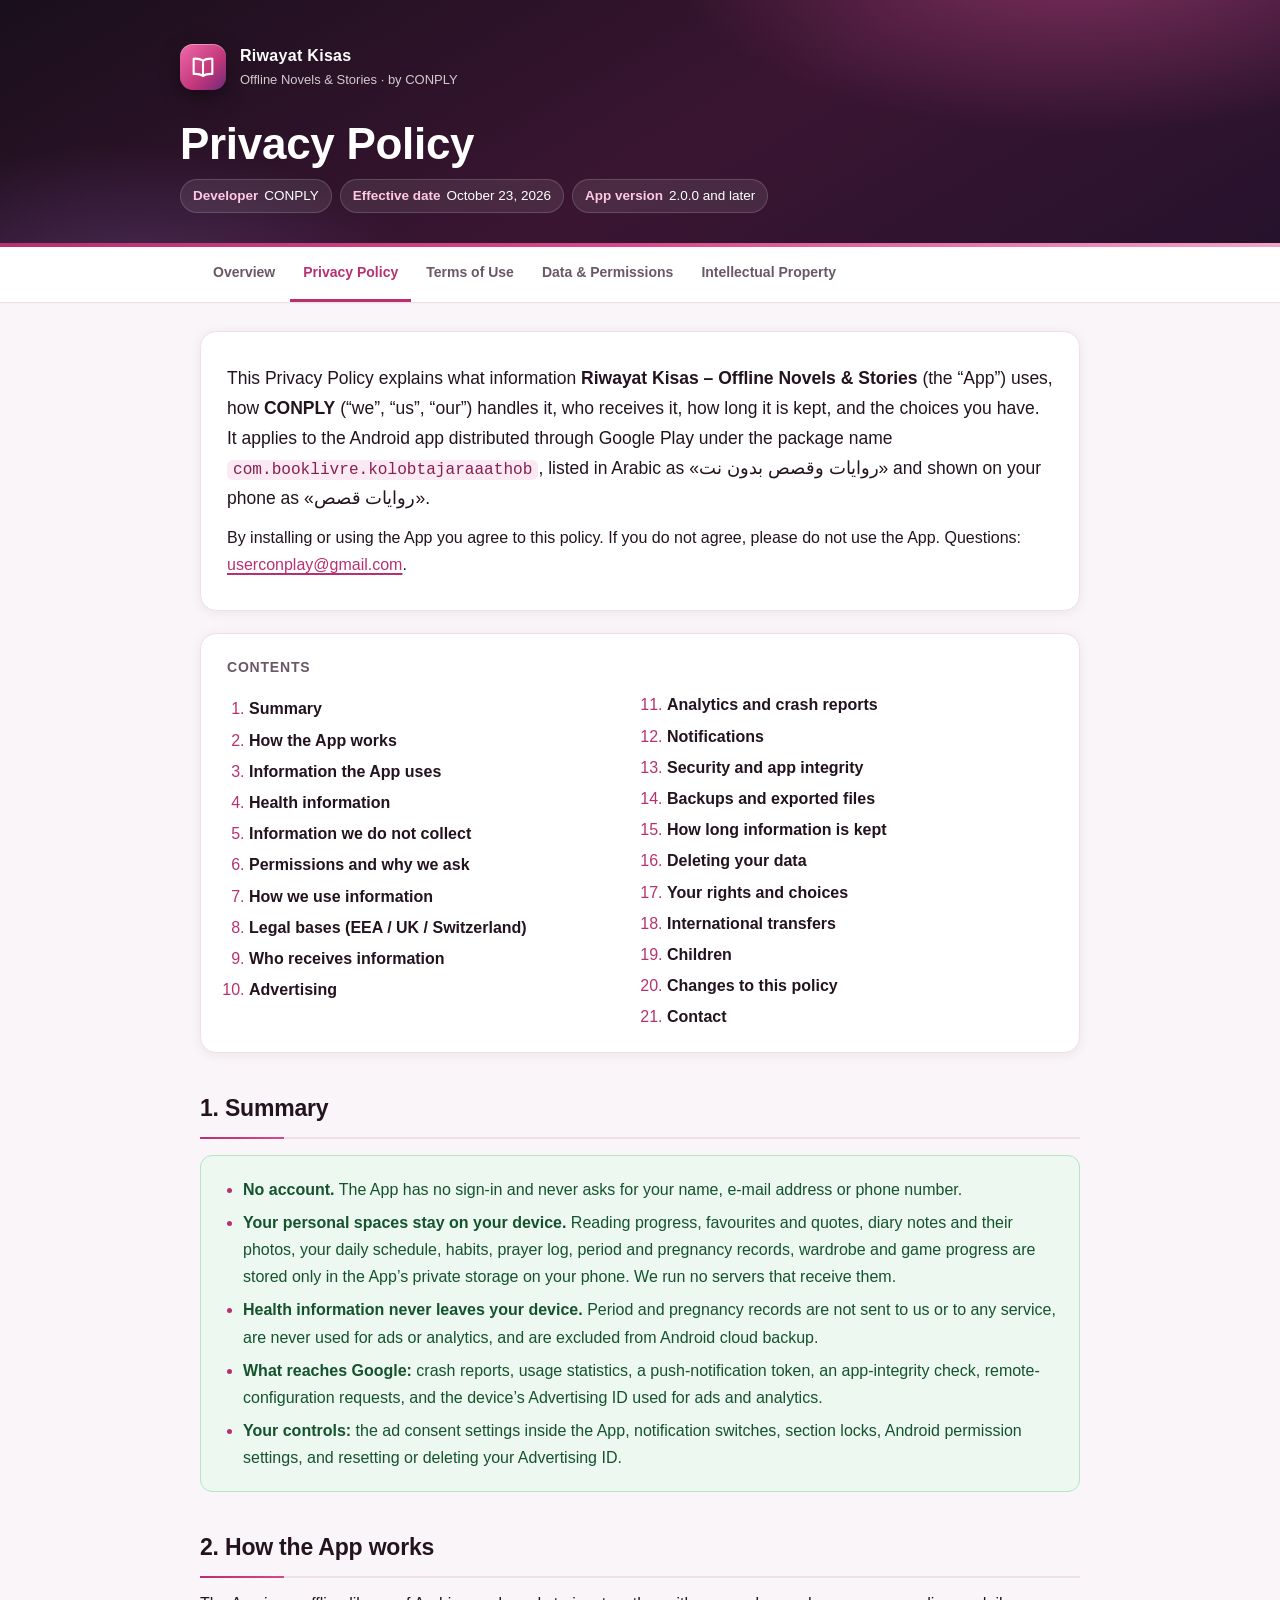
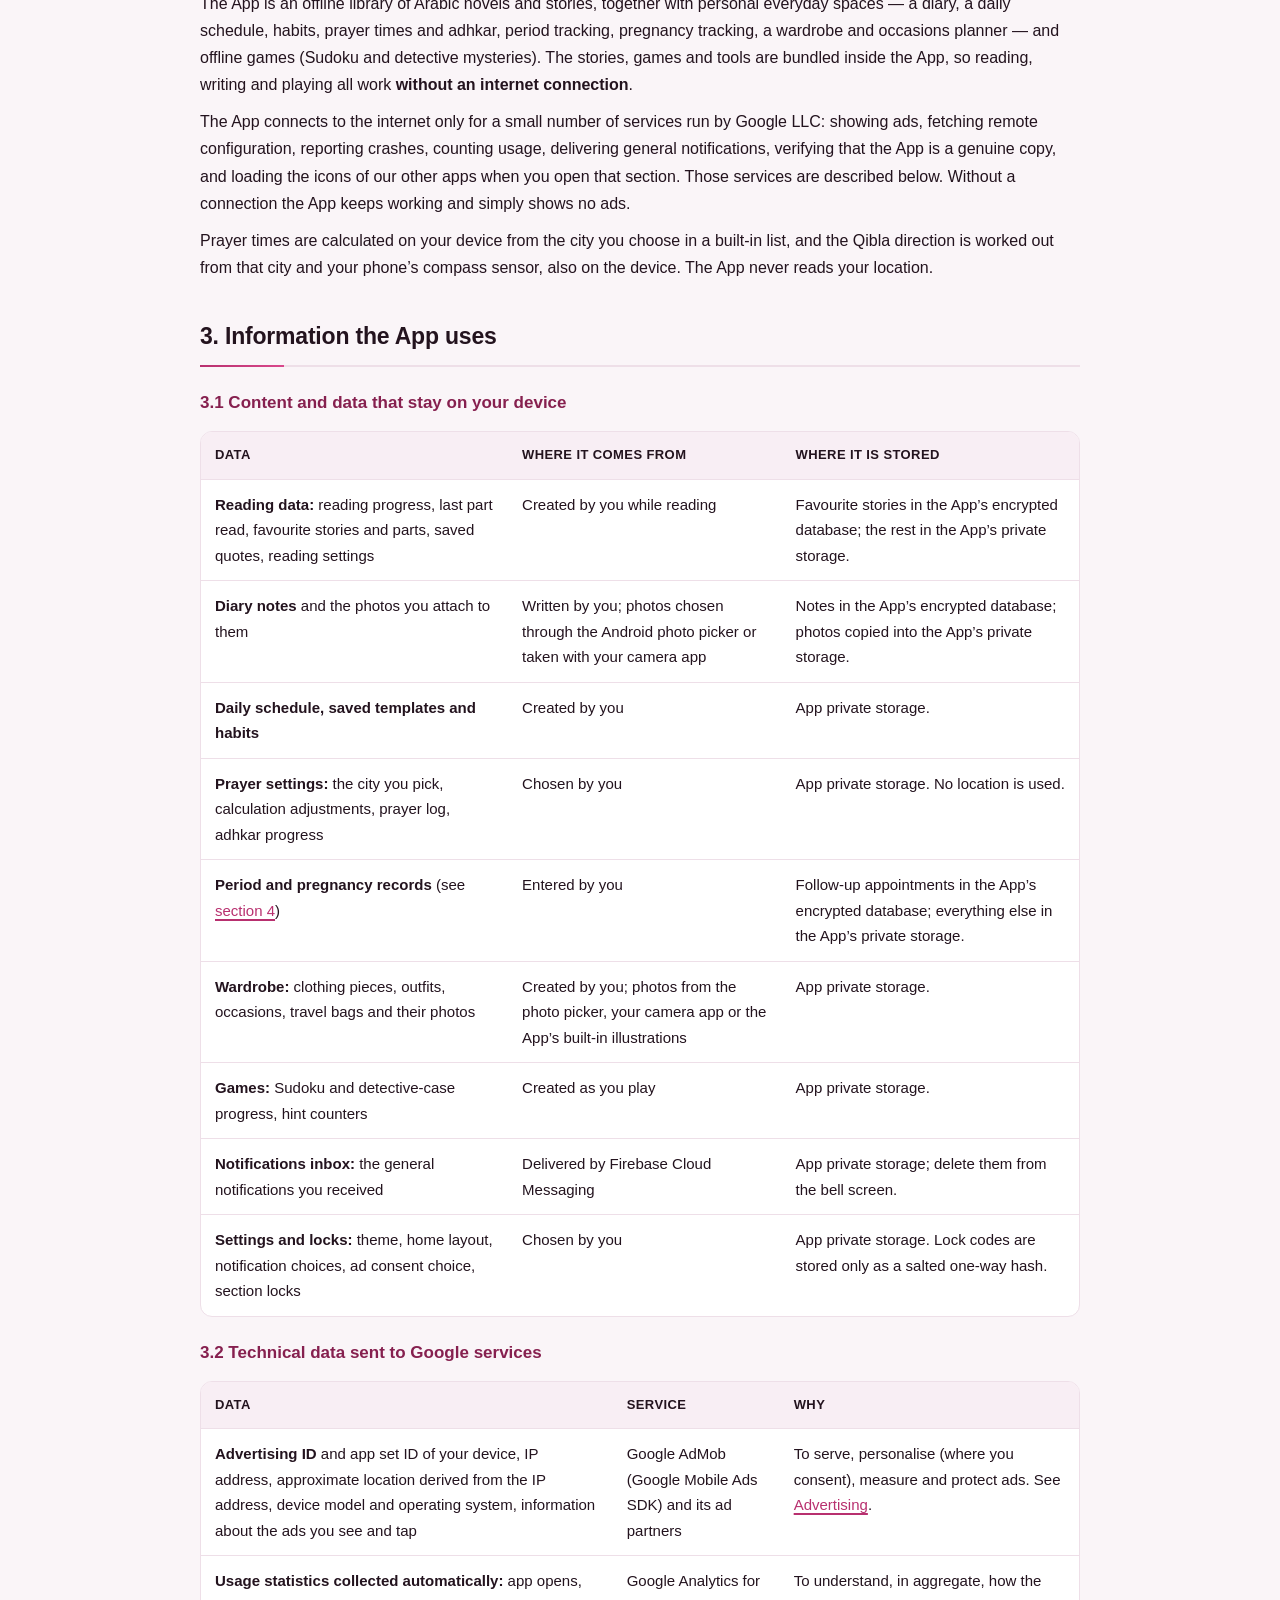
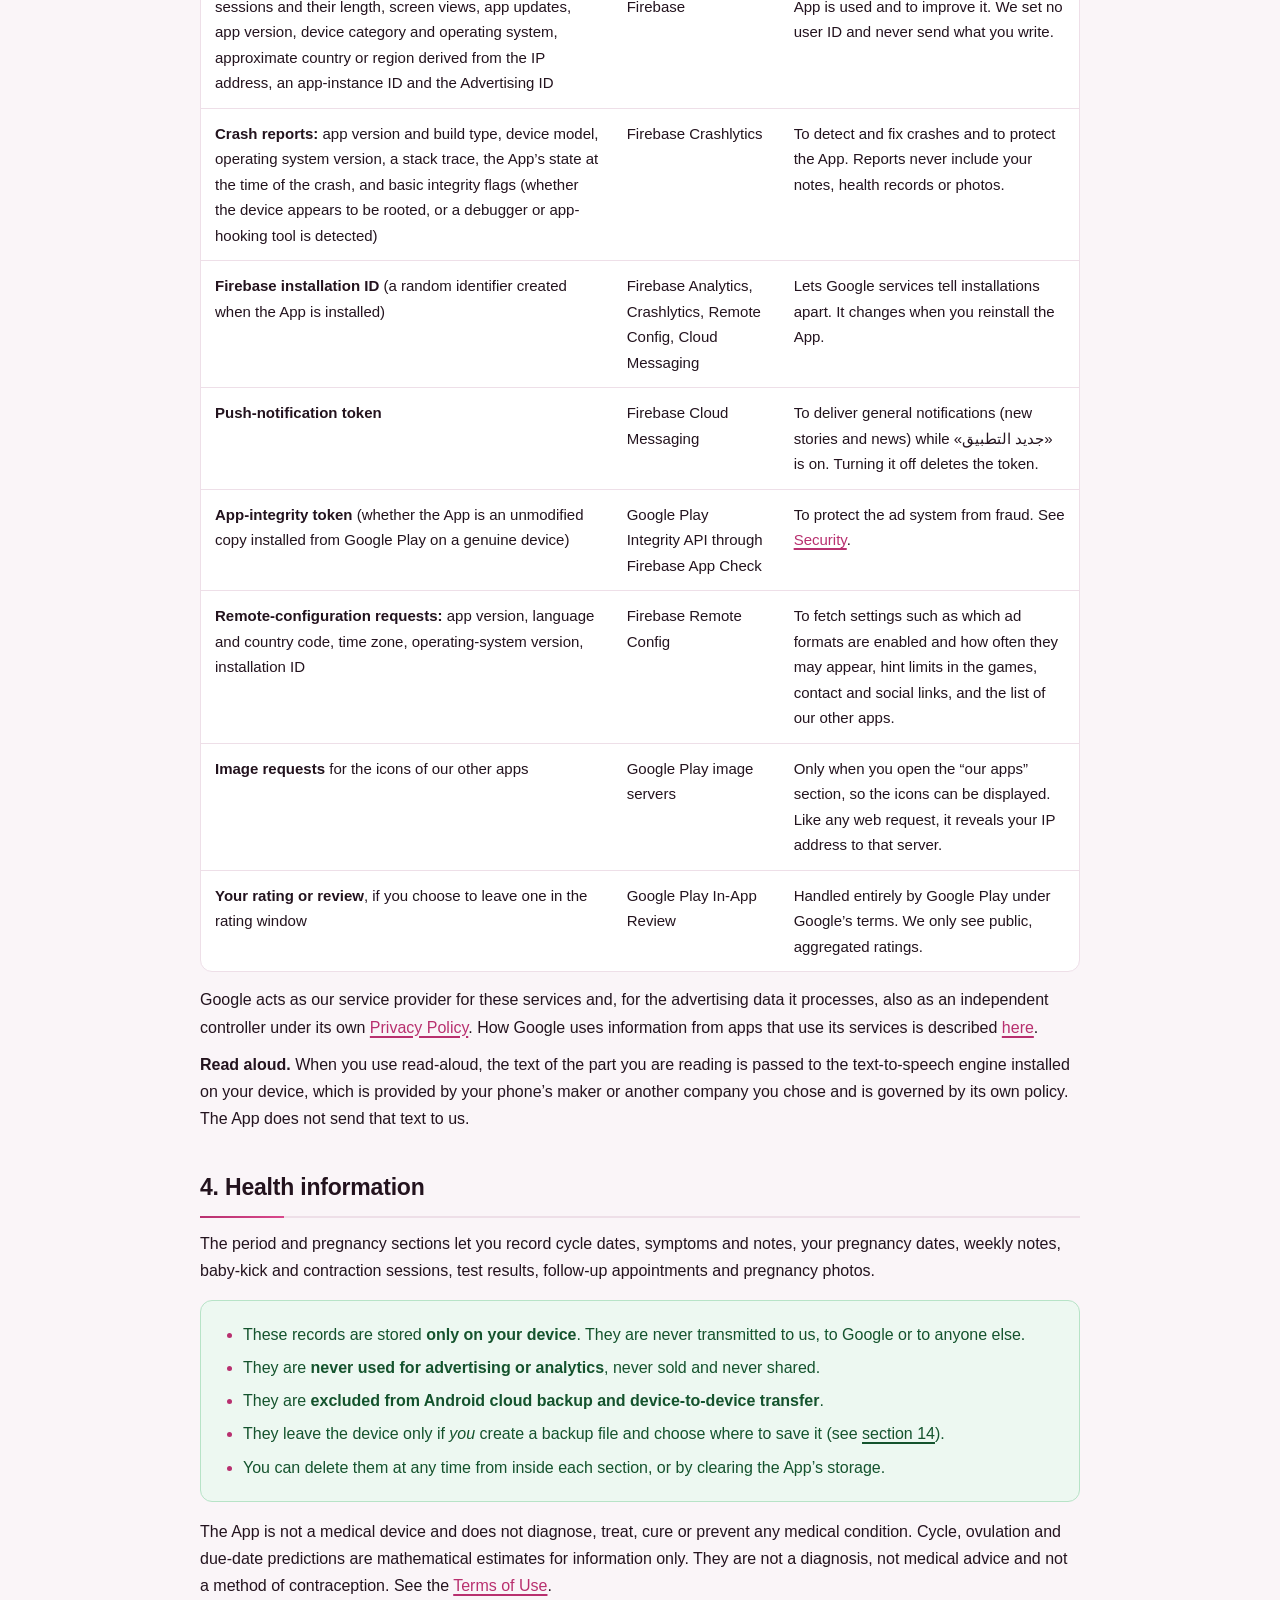
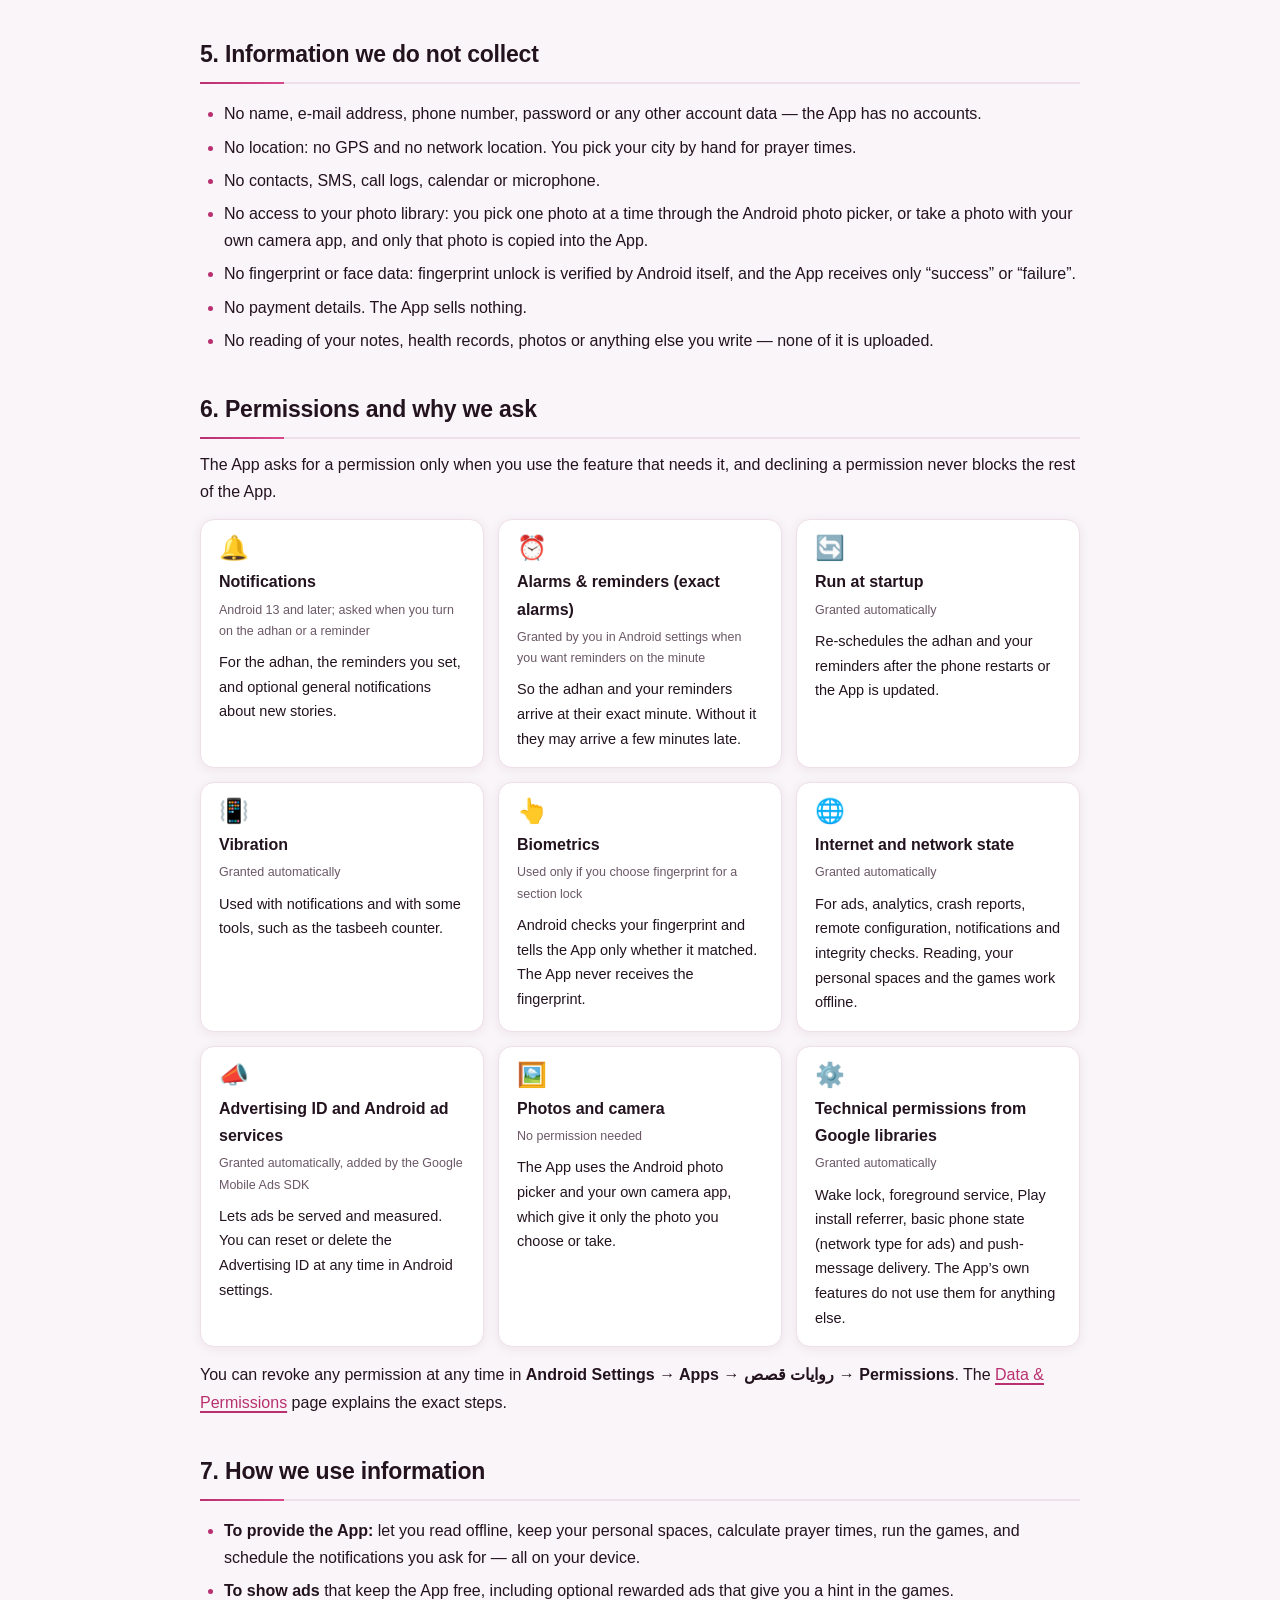
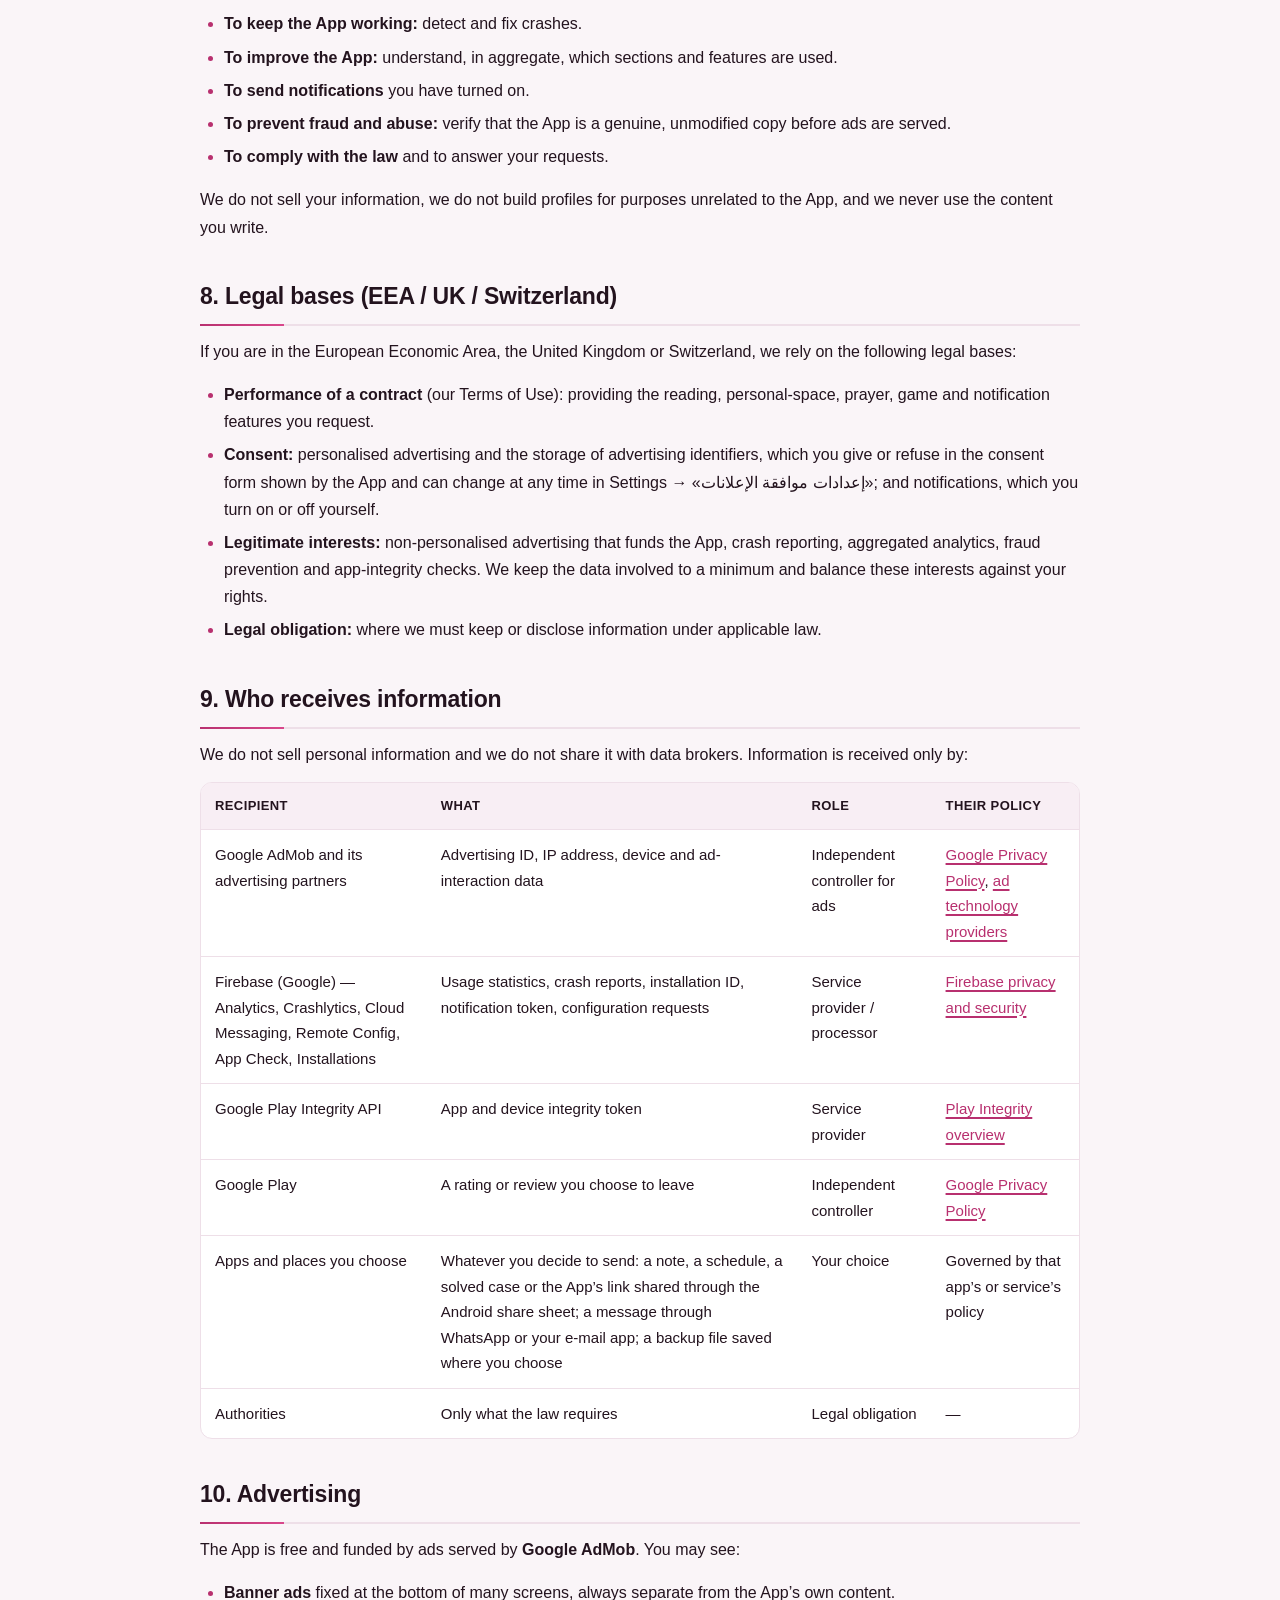
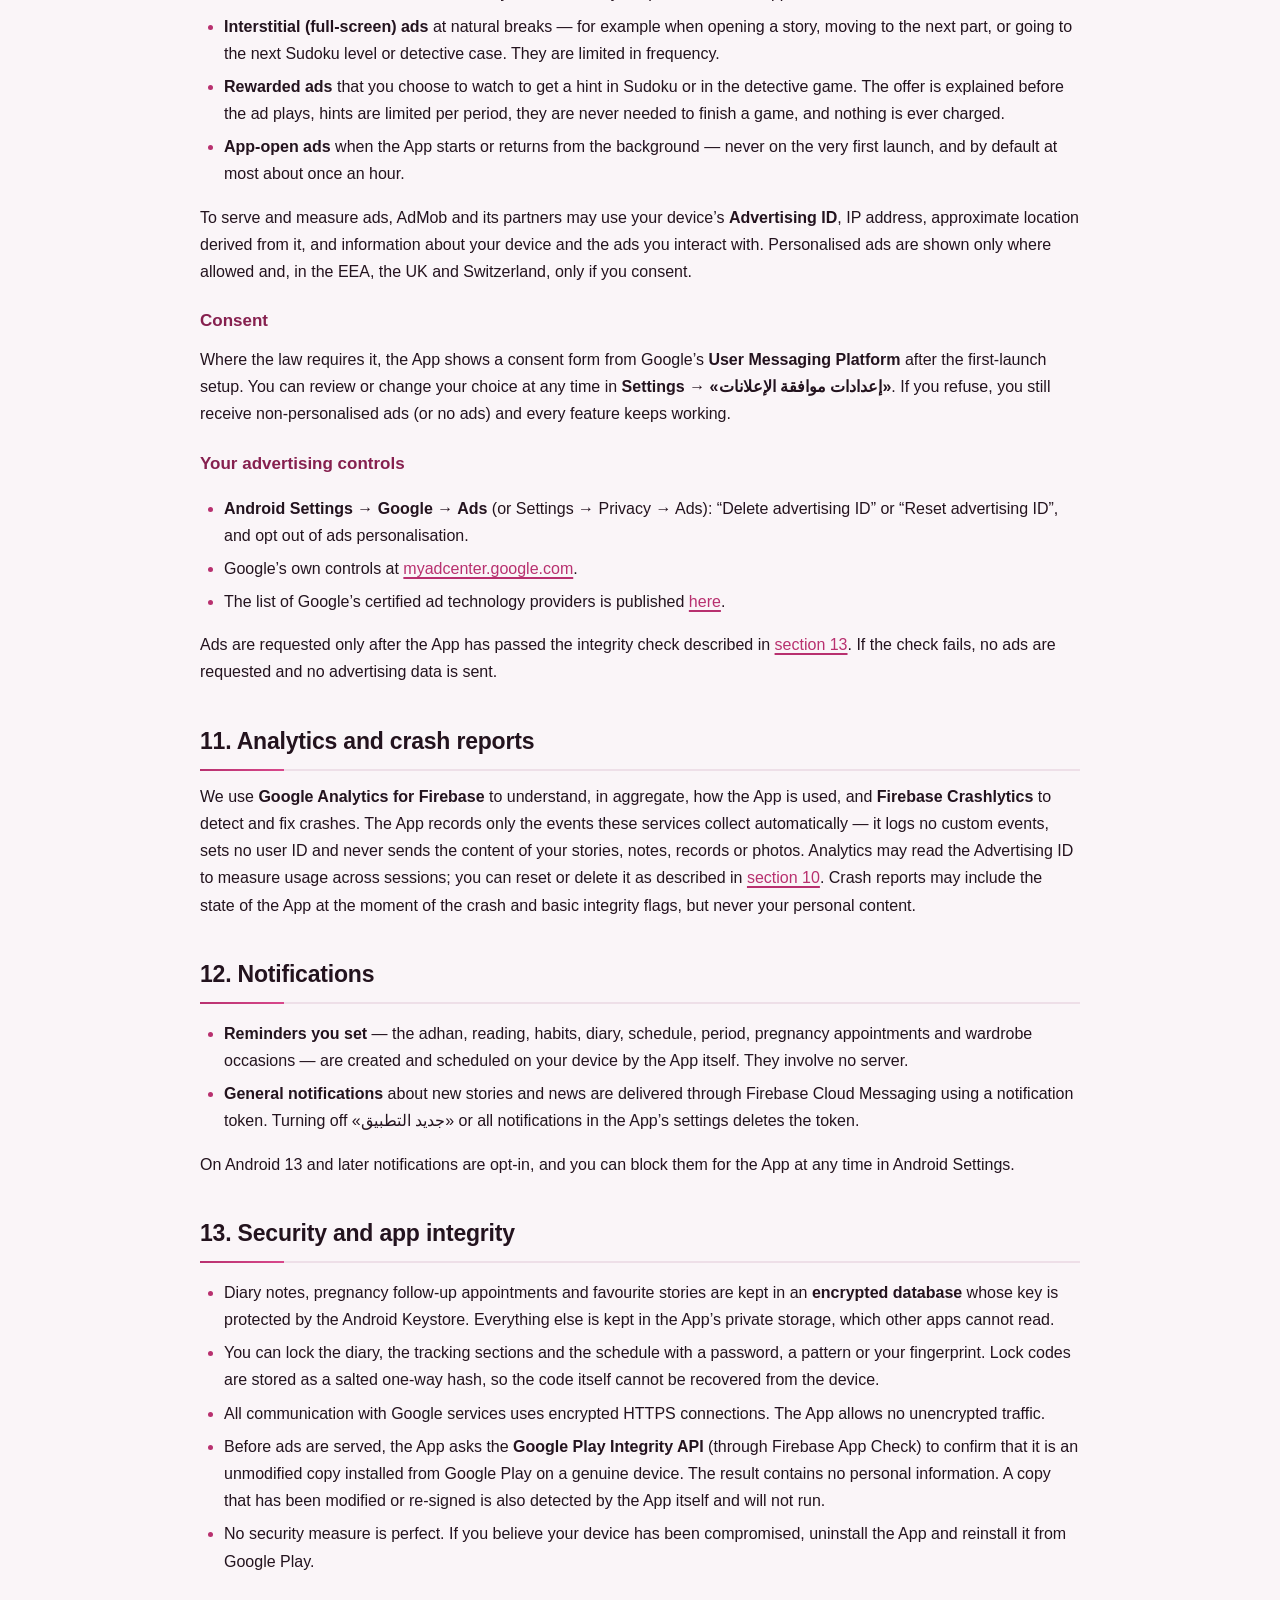
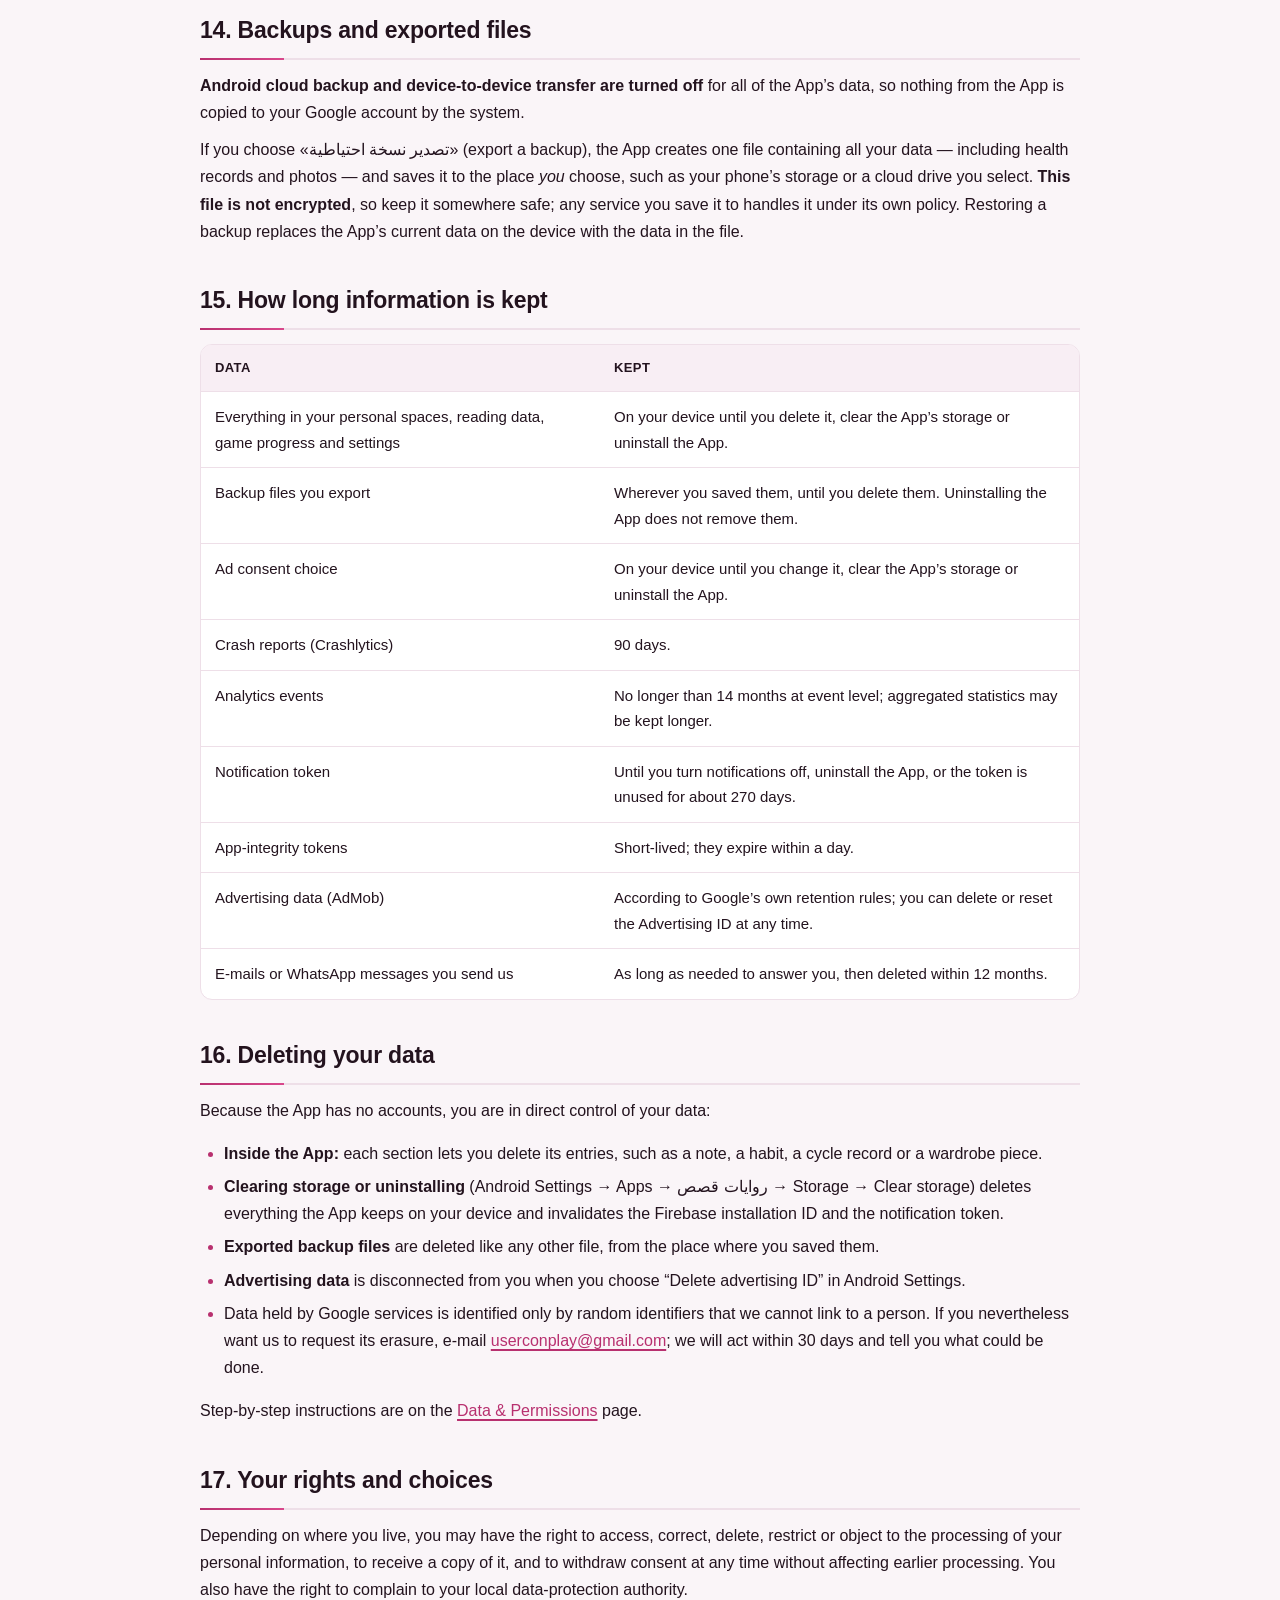
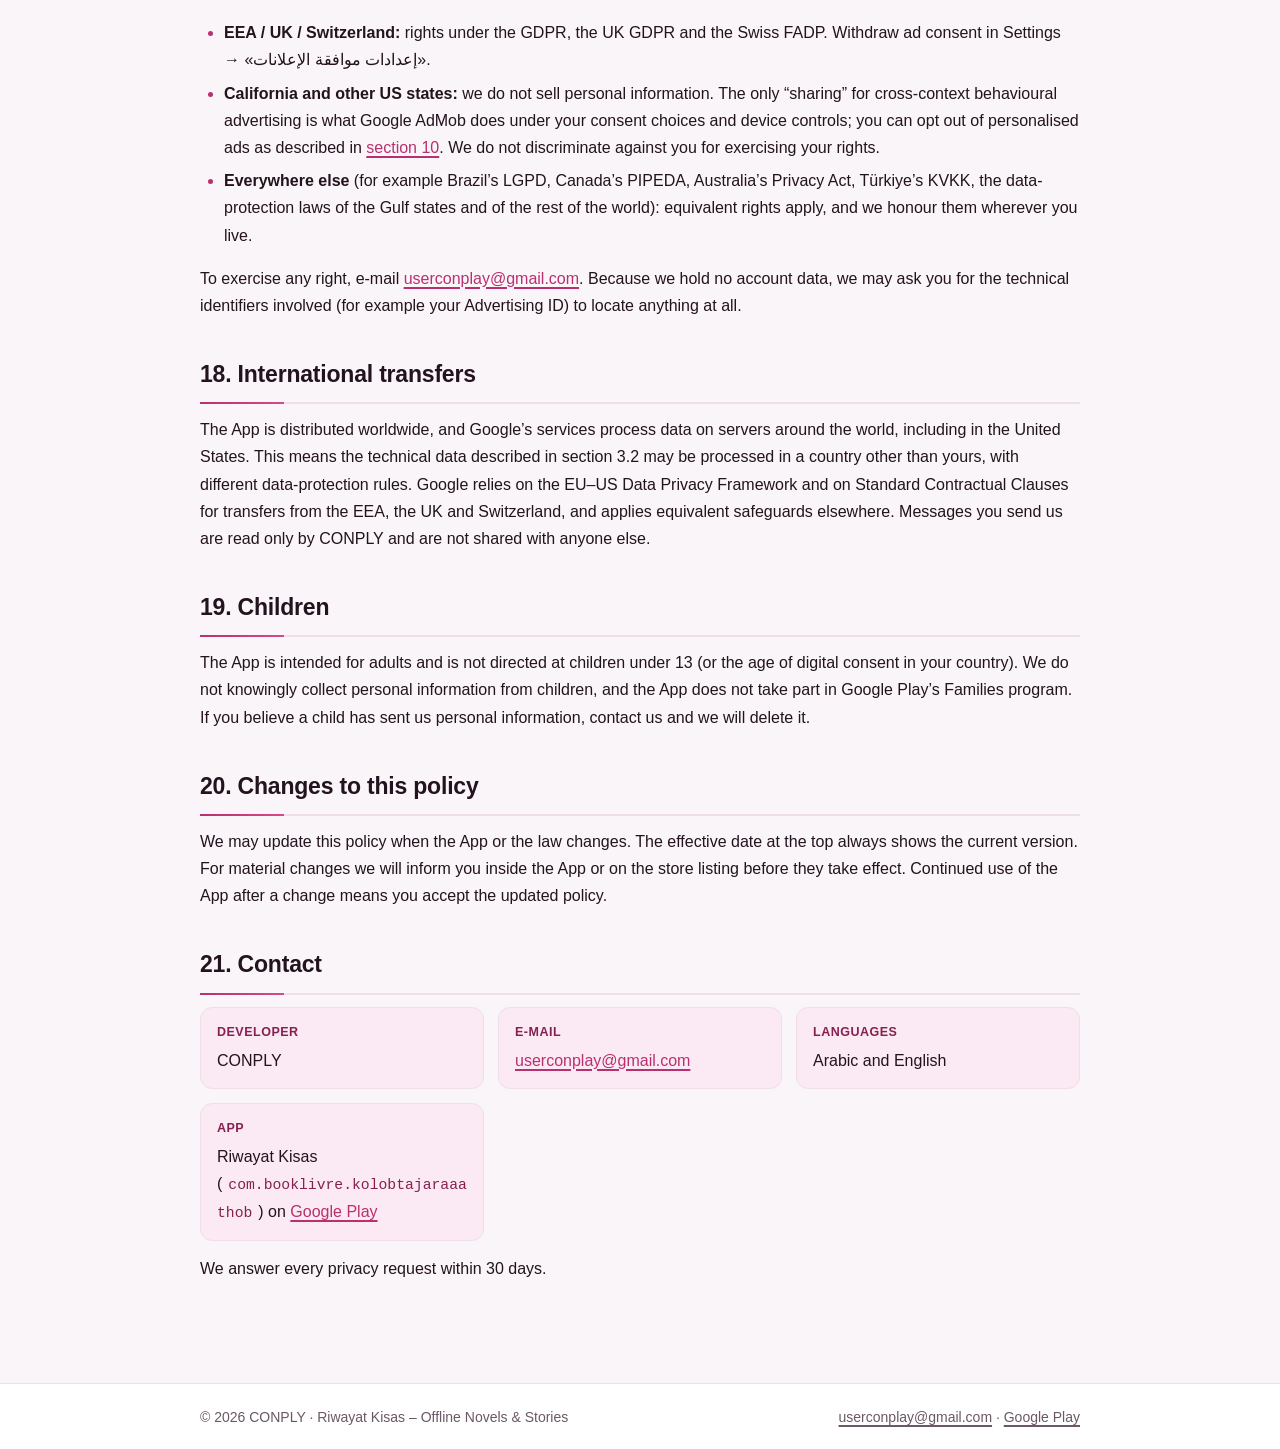
<file: privacy-policy.html>
<!DOCTYPE html>
<html lang="en">
<head>
<meta charset="utf-8">
<meta name="viewport" content="width=device-width, initial-scale=1">
<title>Privacy Policy — Riwayat Kisas</title>
<meta name="description" content="Privacy Policy for Riwayat Kisas – Offline Novels &amp; Stories by CONPLY: what stays on your device, what reaches Google services (ads, analytics, crash reports, notifications, app integrity), why, how long it is kept, and your rights.">
<meta name="color-scheme" content="light dark">
<link rel="stylesheet" href="styles.css">
</head>
<body>

<header class="hero">
  <div class="wrap">
    <div class="brand">
      <div class="logo"><svg viewBox="0 0 24 24" fill="none" stroke="#fff" stroke-width="1.8" stroke-linecap="round" stroke-linejoin="round" aria-hidden="true"><path d="M12 6.6C10.2 5.3 7.6 4.7 4 4.9v13c3.6-.2 6.2.4 8 1.7 1.8-1.3 4.4-1.9 8-1.7v-13c-3.6-.2-6.2.4-8 1.7Z"/><path d="M12 6.6v13"/></svg></div>
      <div>Riwayat Kisas<small>Offline Novels &amp; Stories · by CONPLY</small></div>
    </div>
    <h1>Privacy Policy</h1>
    <div class="meta">
      <span><b>Developer</b> CONPLY</span>
      <span><b>Effective date</b> October 23, 2026</span>
      <span><b>App version</b> 2.0.0 and later</span>
    </div>
  </div>
</header>

<nav class="docnav" aria-label="Documents">
  <div class="wrap">
    <a href="index.html">Overview</a>
    <a class="active" href="privacy-policy.html">Privacy Policy</a>
    <a href="terms-of-use.html">Terms of Use</a>
    <a href="data-deletion.html">Data &amp; Permissions</a>
    <a href="intellectual-property.html">Intellectual Property</a>
  </div>
</nav>

<main>
  <div class="card">
    <p class="lead">This Privacy Policy explains what information <strong>Riwayat Kisas – Offline Novels &amp; Stories</strong> (the “App”) uses, how <strong>CONPLY</strong> (“we”, “us”, “our”) handles it, who receives it, how long it is kept, and the choices you have. It applies to the Android app distributed through Google Play under the package name <code>com.booklivre.kolobtajaraaathob</code>, listed in Arabic as <span class="ar" lang="ar" dir="rtl">«روايات وقصص بدون نت»</span> and shown on your phone as <span class="ar" lang="ar" dir="rtl">«روايات قصص»</span>.</p>
    <p>By installing or using the App you agree to this policy. If you do not agree, please do not use the App. Questions: <a href="mailto:userconplay@gmail.com">userconplay@gmail.com</a>.</p>
  </div>

  <div class="card toc">
    <h2>Contents</h2>
    <ol>
      <li><a href="#summary">Summary</a></li>
      <li><a href="#how">How the App works</a></li>
      <li><a href="#collect">Information the App uses</a></li>
      <li><a href="#health">Health information</a></li>
      <li><a href="#not-collect">Information we do not collect</a></li>
      <li><a href="#permissions">Permissions and why we ask</a></li>
      <li><a href="#use">How we use information</a></li>
      <li><a href="#legal-bases">Legal bases (EEA / UK / Switzerland)</a></li>
      <li><a href="#sharing">Who receives information</a></li>
      <li><a href="#ads">Advertising</a></li>
      <li><a href="#analytics">Analytics and crash reports</a></li>
      <li><a href="#notifications">Notifications</a></li>
      <li><a href="#security">Security and app integrity</a></li>
      <li><a href="#backup">Backups and exported files</a></li>
      <li><a href="#retention">How long information is kept</a></li>
      <li><a href="#deletion">Deleting your data</a></li>
      <li><a href="#rights">Your rights and choices</a></li>
      <li><a href="#transfers">International transfers</a></li>
      <li><a href="#children">Children</a></li>
      <li><a href="#changes">Changes to this policy</a></li>
      <li><a href="#contact">Contact</a></li>
    </ol>
  </div>

  <section id="summary">
    <h2>1. Summary</h2>
    <div class="ok">
      <ul class="callout-list">
        <li><b>No account.</b> The App has no sign-in and never asks for your name, e-mail address or phone number.</li>
        <li><b>Your personal spaces stay on your device.</b> Reading progress, favourites and quotes, diary notes and their photos, your daily schedule, habits, prayer log, period and pregnancy records, wardrobe and game progress are stored only in the App’s private storage on your phone. We run no servers that receive them.</li>
        <li><b>Health information never leaves your device.</b> Period and pregnancy records are not sent to us or to any service, are never used for ads or analytics, and are excluded from Android cloud backup.</li>
        <li><b>What reaches Google:</b> crash reports, usage statistics, a push-notification token, an app-integrity check, remote-configuration requests, and the device’s Advertising ID used for ads and analytics.</li>
        <li><b>Your controls:</b> the ad consent settings inside the App, notification switches, section locks, Android permission settings, and resetting or deleting your Advertising ID.</li>
      </ul>
    </div>
  </section>

  <section id="how">
    <h2>2. How the App works</h2>
    <p>The App is an offline library of Arabic novels and stories, together with personal everyday spaces — a diary, a daily schedule, habits, prayer times and adhkar, period tracking, pregnancy tracking, a wardrobe and occasions planner — and offline games (Sudoku and detective mysteries). The stories, games and tools are bundled inside the App, so reading, writing and playing all work <strong>without an internet connection</strong>.</p>
    <p>The App connects to the internet only for a small number of services run by Google LLC: showing ads, fetching remote configuration, reporting crashes, counting usage, delivering general notifications, verifying that the App is a genuine copy, and loading the icons of our other apps when you open that section. Those services are described below. Without a connection the App keeps working and simply shows no ads.</p>
    <p>Prayer times are calculated on your device from the city you choose in a built-in list, and the Qibla direction is worked out from that city and your phone’s compass sensor, also on the device. The App never reads your location.</p>
  </section>

  <section id="collect">
    <h2>3. Information the App uses</h2>

    <h3>3.1 Content and data that stay on your device</h3>
    <div class="tablewrap">
      <table>
        <tr><th>Data</th><th>Where it comes from</th><th>Where it is stored</th></tr>
        <tr><td><strong>Reading data:</strong> reading progress, last part read, favourite stories and parts, saved quotes, reading settings</td><td>Created by you while reading</td><td>Favourite stories in the App’s encrypted database; the rest in the App’s private storage.</td></tr>
        <tr><td><strong>Diary notes</strong> and the photos you attach to them</td><td>Written by you; photos chosen through the Android photo picker or taken with your camera app</td><td>Notes in the App’s encrypted database; photos copied into the App’s private storage.</td></tr>
        <tr><td><strong>Daily schedule, saved templates and habits</strong></td><td>Created by you</td><td>App private storage.</td></tr>
        <tr><td><strong>Prayer settings:</strong> the city you pick, calculation adjustments, prayer log, adhkar progress</td><td>Chosen by you</td><td>App private storage. No location is used.</td></tr>
        <tr><td><strong>Period and pregnancy records</strong> (see <a href="#health">section 4</a>)</td><td>Entered by you</td><td>Follow-up appointments in the App’s encrypted database; everything else in the App’s private storage.</td></tr>
        <tr><td><strong>Wardrobe:</strong> clothing pieces, outfits, occasions, travel bags and their photos</td><td>Created by you; photos from the photo picker, your camera app or the App’s built-in illustrations</td><td>App private storage.</td></tr>
        <tr><td><strong>Games:</strong> Sudoku and detective-case progress, hint counters</td><td>Created as you play</td><td>App private storage.</td></tr>
        <tr><td><strong>Notifications inbox:</strong> the general notifications you received</td><td>Delivered by Firebase Cloud Messaging</td><td>App private storage; delete them from the bell screen.</td></tr>
        <tr><td><strong>Settings and locks:</strong> theme, home layout, notification choices, ad consent choice, section locks</td><td>Chosen by you</td><td>App private storage. Lock codes are stored only as a salted one-way hash.</td></tr>
      </table>
    </div>

    <h3>3.2 Technical data sent to Google services</h3>
    <div class="tablewrap">
      <table>
        <tr><th>Data</th><th>Service</th><th>Why</th></tr>
        <tr><td><strong>Advertising ID</strong> and app set ID of your device, IP address, approximate location derived from the IP address, device model and operating system, information about the ads you see and tap</td><td>Google AdMob (Google Mobile Ads SDK) and its ad partners</td><td>To serve, personalise (where you consent), measure and protect ads. See <a href="#ads">Advertising</a>.</td></tr>
        <tr><td><strong>Usage statistics collected automatically:</strong> app opens, sessions and their length, screen views, app updates, app version, device category and operating system, approximate country or region derived from the IP address, an app-instance ID and the Advertising ID</td><td>Google Analytics for Firebase</td><td>To understand, in aggregate, how the App is used and to improve it. We set no user ID and never send what you write.</td></tr>
        <tr><td><strong>Crash reports:</strong> app version and build type, device model, operating system version, a stack trace, the App’s state at the time of the crash, and basic integrity flags (whether the device appears to be rooted, or a debugger or app-hooking tool is detected)</td><td>Firebase Crashlytics</td><td>To detect and fix crashes and to protect the App. Reports never include your notes, health records or photos.</td></tr>
        <tr><td><strong>Firebase installation ID</strong> (a random identifier created when the App is installed)</td><td>Firebase Analytics, Crashlytics, Remote Config, Cloud Messaging</td><td>Lets Google services tell installations apart. It changes when you reinstall the App.</td></tr>
        <tr><td><strong>Push-notification token</strong></td><td>Firebase Cloud Messaging</td><td>To deliver general notifications (new stories and news) while <span class="ar" lang="ar" dir="rtl">«جديد التطبيق»</span> is on. Turning it off deletes the token.</td></tr>
        <tr><td><strong>App-integrity token</strong> (whether the App is an unmodified copy installed from Google Play on a genuine device)</td><td>Google Play Integrity API through Firebase App Check</td><td>To protect the ad system from fraud. See <a href="#security">Security</a>.</td></tr>
        <tr><td><strong>Remote-configuration requests:</strong> app version, language and country code, time zone, operating-system version, installation ID</td><td>Firebase Remote Config</td><td>To fetch settings such as which ad formats are enabled and how often they may appear, hint limits in the games, contact and social links, and the list of our other apps.</td></tr>
        <tr><td><strong>Image requests</strong> for the icons of our other apps</td><td>Google Play image servers</td><td>Only when you open the “our apps” section, so the icons can be displayed. Like any web request, it reveals your IP address to that server.</td></tr>
        <tr><td><strong>Your rating or review</strong>, if you choose to leave one in the rating window</td><td>Google Play In-App Review</td><td>Handled entirely by Google Play under Google’s terms. We only see public, aggregated ratings.</td></tr>
      </table>
    </div>
    <p>Google acts as our service provider for these services and, for the advertising data it processes, also as an independent controller under its own <a href="https://policies.google.com/privacy" target="_blank" rel="noopener">Privacy Policy</a>. How Google uses information from apps that use its services is described <a href="https://policies.google.com/technologies/partner-sites" target="_blank" rel="noopener">here</a>.</p>
    <p><strong>Read aloud.</strong> When you use read-aloud, the text of the part you are reading is passed to the text-to-speech engine installed on your device, which is provided by your phone’s maker or another company you chose and is governed by its own policy. The App does not send that text to us.</p>
  </section>

  <section id="health">
    <h2>4. Health information</h2>
    <p>The period and pregnancy sections let you record cycle dates, symptoms and notes, your pregnancy dates, weekly notes, baby-kick and contraction sessions, test results, follow-up appointments and pregnancy photos.</p>
    <div class="ok">
      <ul class="callout-list">
        <li>These records are stored <strong>only on your device</strong>. They are never transmitted to us, to Google or to anyone else.</li>
        <li>They are <strong>never used for advertising or analytics</strong>, never sold and never shared.</li>
        <li>They are <strong>excluded from Android cloud backup and device-to-device transfer</strong>.</li>
        <li>They leave the device only if <em>you</em> create a backup file and choose where to save it (see <a href="#backup">section 14</a>).</li>
        <li>You can delete them at any time from inside each section, or by clearing the App’s storage.</li>
      </ul>
    </div>
    <p>The App is not a medical device and does not diagnose, treat, cure or prevent any medical condition. Cycle, ovulation and due-date predictions are mathematical estimates for information only. They are not a diagnosis, not medical advice and not a method of contraception. See the <a href="terms-of-use.html#health">Terms of Use</a>.</p>
  </section>

  <section id="not-collect">
    <h2>5. Information we do not collect</h2>
    <ul>
      <li>No name, e-mail address, phone number, password or any other account data — the App has no accounts.</li>
      <li>No location: no GPS and no network location. You pick your city by hand for prayer times.</li>
      <li>No contacts, SMS, call logs, calendar or microphone.</li>
      <li>No access to your photo library: you pick one photo at a time through the Android photo picker, or take a photo with your own camera app, and only that photo is copied into the App.</li>
      <li>No fingerprint or face data: fingerprint unlock is verified by Android itself, and the App receives only “success” or “failure”.</li>
      <li>No payment details. The App sells nothing.</li>
      <li>No reading of your notes, health records, photos or anything else you write — none of it is uploaded.</li>
    </ul>
  </section>

  <section id="permissions">
    <h2>6. Permissions and why we ask</h2>
    <p>The App asks for a permission only when you use the feature that needs it, and declining a permission never blocks the rest of the App.</p>
    <div class="perms">
      <div class="perm"><div class="icon">🔔</div><h4>Notifications</h4><div class="when">Android 13 and later; asked when you turn on the adhan or a reminder</div><p>For the adhan, the reminders you set, and optional general notifications about new stories.</p></div>
      <div class="perm"><div class="icon">⏰</div><h4>Alarms &amp; reminders (exact alarms)</h4><div class="when">Granted by you in Android settings when you want reminders on the minute</div><p>So the adhan and your reminders arrive at their exact minute. Without it they may arrive a few minutes late.</p></div>
      <div class="perm"><div class="icon">🔄</div><h4>Run at startup</h4><div class="when">Granted automatically</div><p>Re-schedules the adhan and your reminders after the phone restarts or the App is updated.</p></div>
      <div class="perm"><div class="icon">📳</div><h4>Vibration</h4><div class="when">Granted automatically</div><p>Used with notifications and with some tools, such as the tasbeeh counter.</p></div>
      <div class="perm"><div class="icon">👆</div><h4>Biometrics</h4><div class="when">Used only if you choose fingerprint for a section lock</div><p>Android checks your fingerprint and tells the App only whether it matched. The App never receives the fingerprint.</p></div>
      <div class="perm"><div class="icon">🌐</div><h4>Internet and network state</h4><div class="when">Granted automatically</div><p>For ads, analytics, crash reports, remote configuration, notifications and integrity checks. Reading, your personal spaces and the games work offline.</p></div>
      <div class="perm"><div class="icon">📣</div><h4>Advertising ID and Android ad services</h4><div class="when">Granted automatically, added by the Google Mobile Ads SDK</div><p>Lets ads be served and measured. You can reset or delete the Advertising ID at any time in Android settings.</p></div>
      <div class="perm"><div class="icon">🖼️</div><h4>Photos and camera</h4><div class="when">No permission needed</div><p>The App uses the Android photo picker and your own camera app, which give it only the photo you choose or take.</p></div>
      <div class="perm"><div class="icon">⚙️</div><h4>Technical permissions from Google libraries</h4><div class="when">Granted automatically</div><p>Wake lock, foreground service, Play install referrer, basic phone state (network type for ads) and push-message delivery. The App’s own features do not use them for anything else.</p></div>
    </div>
    <p>You can revoke any permission at any time in <strong>Android Settings → Apps → <span class="ar" lang="ar" dir="rtl">روايات قصص</span> → Permissions</strong>. The <a href="data-deletion.html#permissions">Data &amp; Permissions</a> page explains the exact steps.</p>
  </section>

  <section id="use">
    <h2>7. How we use information</h2>
    <ul>
      <li><strong>To provide the App:</strong> let you read offline, keep your personal spaces, calculate prayer times, run the games, and schedule the notifications you ask for — all on your device.</li>
      <li><strong>To show ads</strong> that keep the App free, including optional rewarded ads that give you a hint in the games.</li>
      <li><strong>To keep the App working:</strong> detect and fix crashes.</li>
      <li><strong>To improve the App:</strong> understand, in aggregate, which sections and features are used.</li>
      <li><strong>To send notifications</strong> you have turned on.</li>
      <li><strong>To prevent fraud and abuse:</strong> verify that the App is a genuine, unmodified copy before ads are served.</li>
      <li><strong>To comply with the law</strong> and to answer your requests.</li>
    </ul>
    <p>We do not sell your information, we do not build profiles for purposes unrelated to the App, and we never use the content you write.</p>
  </section>

  <section id="legal-bases">
    <h2>8. Legal bases (EEA / UK / Switzerland)</h2>
    <p>If you are in the European Economic Area, the United Kingdom or Switzerland, we rely on the following legal bases:</p>
    <ul>
      <li><strong>Performance of a contract</strong> (our Terms of Use): providing the reading, personal-space, prayer, game and notification features you request.</li>
      <li><strong>Consent:</strong> personalised advertising and the storage of advertising identifiers, which you give or refuse in the consent form shown by the App and can change at any time in Settings → <span class="ar" lang="ar" dir="rtl">«إعدادات موافقة الإعلانات»</span>; and notifications, which you turn on or off yourself.</li>
      <li><strong>Legitimate interests:</strong> non-personalised advertising that funds the App, crash reporting, aggregated analytics, fraud prevention and app-integrity checks. We keep the data involved to a minimum and balance these interests against your rights.</li>
      <li><strong>Legal obligation:</strong> where we must keep or disclose information under applicable law.</li>
    </ul>
  </section>

  <section id="sharing">
    <h2>9. Who receives information</h2>
    <p>We do not sell personal information and we do not share it with data brokers. Information is received only by:</p>
    <div class="tablewrap">
      <table>
        <tr><th>Recipient</th><th>What</th><th>Role</th><th>Their policy</th></tr>
        <tr><td>Google AdMob and its advertising partners</td><td>Advertising ID, IP address, device and ad-interaction data</td><td>Independent controller for ads</td><td><a href="https://policies.google.com/privacy" target="_blank" rel="noopener">Google Privacy Policy</a>, <a href="https://support.google.com/admob/answer/9012903" target="_blank" rel="noopener">ad technology providers</a></td></tr>
        <tr><td>Firebase (Google) — Analytics, Crashlytics, Cloud Messaging, Remote Config, App Check, Installations</td><td>Usage statistics, crash reports, installation ID, notification token, configuration requests</td><td>Service provider / processor</td><td><a href="https://firebase.google.com/support/privacy" target="_blank" rel="noopener">Firebase privacy and security</a></td></tr>
        <tr><td>Google Play Integrity API</td><td>App and device integrity token</td><td>Service provider</td><td><a href="https://developer.android.com/google/play/integrity/overview" target="_blank" rel="noopener">Play Integrity overview</a></td></tr>
        <tr><td>Google Play</td><td>A rating or review you choose to leave</td><td>Independent controller</td><td><a href="https://policies.google.com/privacy" target="_blank" rel="noopener">Google Privacy Policy</a></td></tr>
        <tr><td>Apps and places you choose</td><td>Whatever you decide to send: a note, a schedule, a solved case or the App’s link shared through the Android share sheet; a message through WhatsApp or your e-mail app; a backup file saved where you choose</td><td>Your choice</td><td>Governed by that app’s or service’s policy</td></tr>
        <tr><td>Authorities</td><td>Only what the law requires</td><td>Legal obligation</td><td>—</td></tr>
      </table>
    </div>
  </section>

  <section id="ads">
    <h2>10. Advertising</h2>
    <p>The App is free and funded by ads served by <strong>Google AdMob</strong>. You may see:</p>
    <ul>
      <li><strong>Banner ads</strong> fixed at the bottom of many screens, always separate from the App’s own content.</li>
      <li><strong>Interstitial (full-screen) ads</strong> at natural breaks — for example when opening a story, moving to the next part, or going to the next Sudoku level or detective case. They are limited in frequency.</li>
      <li><strong>Rewarded ads</strong> that you choose to watch to get a hint in Sudoku or in the detective game. The offer is explained before the ad plays, hints are limited per period, they are never needed to finish a game, and nothing is ever charged.</li>
      <li><strong>App-open ads</strong> when the App starts or returns from the background — never on the very first launch, and by default at most about once an hour.</li>
    </ul>
    <p>To serve and measure ads, AdMob and its partners may use your device’s <strong>Advertising ID</strong>, IP address, approximate location derived from it, and information about your device and the ads you interact with. Personalised ads are shown only where allowed and, in the EEA, the UK and Switzerland, only if you consent.</p>
    <h3>Consent</h3>
    <p>Where the law requires it, the App shows a consent form from Google’s <strong>User Messaging Platform</strong> after the first-launch setup. You can review or change your choice at any time in <strong>Settings → <span class="ar" lang="ar" dir="rtl">«إعدادات موافقة الإعلانات»</span></strong>. If you refuse, you still receive non-personalised ads (or no ads) and every feature keeps working.</p>
    <h3>Your advertising controls</h3>
    <ul>
      <li><strong>Android Settings → Google → Ads</strong> (or Settings → Privacy → Ads): “Delete advertising ID” or “Reset advertising ID”, and opt out of ads personalisation.</li>
      <li>Google’s own controls at <a href="https://myadcenter.google.com" target="_blank" rel="noopener">myadcenter.google.com</a>.</li>
      <li>The list of Google’s certified ad technology providers is published <a href="https://support.google.com/admob/answer/9012903" target="_blank" rel="noopener">here</a>.</li>
    </ul>
    <p>Ads are requested only after the App has passed the integrity check described in <a href="#security">section 13</a>. If the check fails, no ads are requested and no advertising data is sent.</p>
  </section>

  <section id="analytics">
    <h2>11. Analytics and crash reports</h2>
    <p>We use <strong>Google Analytics for Firebase</strong> to understand, in aggregate, how the App is used, and <strong>Firebase Crashlytics</strong> to detect and fix crashes. The App records only the events these services collect automatically — it logs no custom events, sets no user ID and never sends the content of your stories, notes, records or photos. Analytics may read the Advertising ID to measure usage across sessions; you can reset or delete it as described in <a href="#ads">section 10</a>. Crash reports may include the state of the App at the moment of the crash and basic integrity flags, but never your personal content.</p>
  </section>

  <section id="notifications">
    <h2>12. Notifications</h2>
    <ul>
      <li><strong>Reminders you set</strong> — the adhan, reading, habits, diary, schedule, period, pregnancy appointments and wardrobe occasions — are created and scheduled on your device by the App itself. They involve no server.</li>
      <li><strong>General notifications</strong> about new stories and news are delivered through Firebase Cloud Messaging using a notification token. Turning off <span class="ar" lang="ar" dir="rtl">«جديد التطبيق»</span> or all notifications in the App’s settings deletes the token.</li>
    </ul>
    <p>On Android 13 and later notifications are opt-in, and you can block them for the App at any time in Android Settings.</p>
  </section>

  <section id="security">
    <h2>13. Security and app integrity</h2>
    <ul>
      <li>Diary notes, pregnancy follow-up appointments and favourite stories are kept in an <strong>encrypted database</strong> whose key is protected by the Android Keystore. Everything else is kept in the App’s private storage, which other apps cannot read.</li>
      <li>You can lock the diary, the tracking sections and the schedule with a password, a pattern or your fingerprint. Lock codes are stored as a salted one-way hash, so the code itself cannot be recovered from the device.</li>
      <li>All communication with Google services uses encrypted HTTPS connections. The App allows no unencrypted traffic.</li>
      <li>Before ads are served, the App asks the <strong>Google Play Integrity API</strong> (through Firebase App Check) to confirm that it is an unmodified copy installed from Google Play on a genuine device. The result contains no personal information. A copy that has been modified or re-signed is also detected by the App itself and will not run.</li>
      <li>No security measure is perfect. If you believe your device has been compromised, uninstall the App and reinstall it from Google Play.</li>
    </ul>
  </section>

  <section id="backup">
    <h2>14. Backups and exported files</h2>
    <p><strong>Android cloud backup and device-to-device transfer are turned off</strong> for all of the App’s data, so nothing from the App is copied to your Google account by the system.</p>
    <p>If you choose <span class="ar" lang="ar" dir="rtl">«تصدير نسخة احتياطية»</span> (export a backup), the App creates one file containing all your data — including health records and photos — and saves it to the place <em>you</em> choose, such as your phone’s storage or a cloud drive you select. <strong>This file is not encrypted</strong>, so keep it somewhere safe; any service you save it to handles it under its own policy. Restoring a backup replaces the App’s current data on the device with the data in the file.</p>
  </section>

  <section id="retention">
    <h2>15. How long information is kept</h2>
    <div class="tablewrap">
      <table>
        <tr><th>Data</th><th>Kept</th></tr>
        <tr><td>Everything in your personal spaces, reading data, game progress and settings</td><td>On your device until you delete it, clear the App’s storage or uninstall the App.</td></tr>
        <tr><td>Backup files you export</td><td>Wherever you saved them, until you delete them. Uninstalling the App does not remove them.</td></tr>
        <tr><td>Ad consent choice</td><td>On your device until you change it, clear the App’s storage or uninstall the App.</td></tr>
        <tr><td>Crash reports (Crashlytics)</td><td>90 days.</td></tr>
        <tr><td>Analytics events</td><td>No longer than 14 months at event level; aggregated statistics may be kept longer.</td></tr>
        <tr><td>Notification token</td><td>Until you turn notifications off, uninstall the App, or the token is unused for about 270 days.</td></tr>
        <tr><td>App-integrity tokens</td><td>Short-lived; they expire within a day.</td></tr>
        <tr><td>Advertising data (AdMob)</td><td>According to Google’s own retention rules; you can delete or reset the Advertising ID at any time.</td></tr>
        <tr><td>E-mails or WhatsApp messages you send us</td><td>As long as needed to answer you, then deleted within 12 months.</td></tr>
      </table>
    </div>
  </section>

  <section id="deletion">
    <h2>16. Deleting your data</h2>
    <p>Because the App has no accounts, you are in direct control of your data:</p>
    <ul>
      <li><strong>Inside the App:</strong> each section lets you delete its entries, such as a note, a habit, a cycle record or a wardrobe piece.</li>
      <li><strong>Clearing storage or uninstalling</strong> (Android Settings → Apps → <span class="ar" lang="ar" dir="rtl">روايات قصص</span> → Storage → Clear storage) deletes everything the App keeps on your device and invalidates the Firebase installation ID and the notification token.</li>
      <li><strong>Exported backup files</strong> are deleted like any other file, from the place where you saved them.</li>
      <li><strong>Advertising data</strong> is disconnected from you when you choose “Delete advertising ID” in Android Settings.</li>
      <li>Data held by Google services is identified only by random identifiers that we cannot link to a person. If you nevertheless want us to request its erasure, e-mail <a href="mailto:userconplay@gmail.com?subject=Delete%20my%20data%20-%20Riwayat%20Kisas">userconplay@gmail.com</a>; we will act within 30 days and tell you what could be done.</li>
    </ul>
    <p>Step-by-step instructions are on the <a href="data-deletion.html">Data &amp; Permissions</a> page.</p>
  </section>

  <section id="rights">
    <h2>17. Your rights and choices</h2>
    <p>Depending on where you live, you may have the right to access, correct, delete, restrict or object to the processing of your personal information, to receive a copy of it, and to withdraw consent at any time without affecting earlier processing. You also have the right to complain to your local data-protection authority.</p>
    <ul>
      <li><strong>EEA / UK / Switzerland:</strong> rights under the GDPR, the UK GDPR and the Swiss FADP. Withdraw ad consent in Settings → <span class="ar" lang="ar" dir="rtl">«إعدادات موافقة الإعلانات»</span>.</li>
      <li><strong>California and other US states:</strong> we do not sell personal information. The only “sharing” for cross-context behavioural advertising is what Google AdMob does under your consent choices and device controls; you can opt out of personalised ads as described in <a href="#ads">section 10</a>. We do not discriminate against you for exercising your rights.</li>
      <li><strong>Everywhere else</strong> (for example Brazil’s LGPD, Canada’s PIPEDA, Australia’s Privacy Act, Türkiye’s KVKK, the data-protection laws of the Gulf states and of the rest of the world): equivalent rights apply, and we honour them wherever you live.</li>
    </ul>
    <p>To exercise any right, e-mail <a href="mailto:userconplay@gmail.com">userconplay@gmail.com</a>. Because we hold no account data, we may ask you for the technical identifiers involved (for example your Advertising ID) to locate anything at all.</p>
  </section>

  <section id="transfers">
    <h2>18. International transfers</h2>
    <p>The App is distributed worldwide, and Google’s services process data on servers around the world, including in the United States. This means the technical data described in section 3.2 may be processed in a country other than yours, with different data-protection rules. Google relies on the EU–US Data Privacy Framework and on Standard Contractual Clauses for transfers from the EEA, the UK and Switzerland, and applies equivalent safeguards elsewhere. Messages you send us are read only by CONPLY and are not shared with anyone else.</p>
  </section>

  <section id="children">
    <h2>19. Children</h2>
    <p>The App is intended for adults and is not directed at children under 13 (or the age of digital consent in your country). We do not knowingly collect personal information from children, and the App does not take part in Google Play’s Families program. If you believe a child has sent us personal information, contact us and we will delete it.</p>
  </section>

  <section id="changes">
    <h2>20. Changes to this policy</h2>
    <p>We may update this policy when the App or the law changes. The effective date at the top always shows the current version. For material changes we will inform you inside the App or on the store listing before they take effect. Continued use of the App after a change means you accept the updated policy.</p>
  </section>

  <section id="contact">
    <h2>21. Contact</h2>
    <div class="contact">
      <div class="item"><b>Developer</b>CONPLY</div>
      <div class="item"><b>E-mail</b><a href="mailto:userconplay@gmail.com">userconplay@gmail.com</a></div>
      <div class="item"><b>Languages</b>Arabic and English</div>
      <div class="item"><b>App</b>Riwayat Kisas (<code>com.booklivre.kolobtajaraaathob</code>) on <a href="https://play.google.com/store/apps/details?id=com.booklivre.kolobtajaraaathob" target="_blank" rel="noopener">Google Play</a></div>
    </div>
    <p style="margin-top:14px">We answer every privacy request within 30 days.</p>
  </section>
</main>

<footer>
  <div class="wrap">
    <span>© 2026 CONPLY · Riwayat Kisas – Offline Novels &amp; Stories</span>
    <span class="print-hide"><a href="mailto:userconplay@gmail.com">userconplay@gmail.com</a> · <a href="https://play.google.com/store/apps/details?id=com.booklivre.kolobtajaraaathob" target="_blank" rel="noopener">Google Play</a></span>
  </div>
</footer>

</body>
</html>
</file>
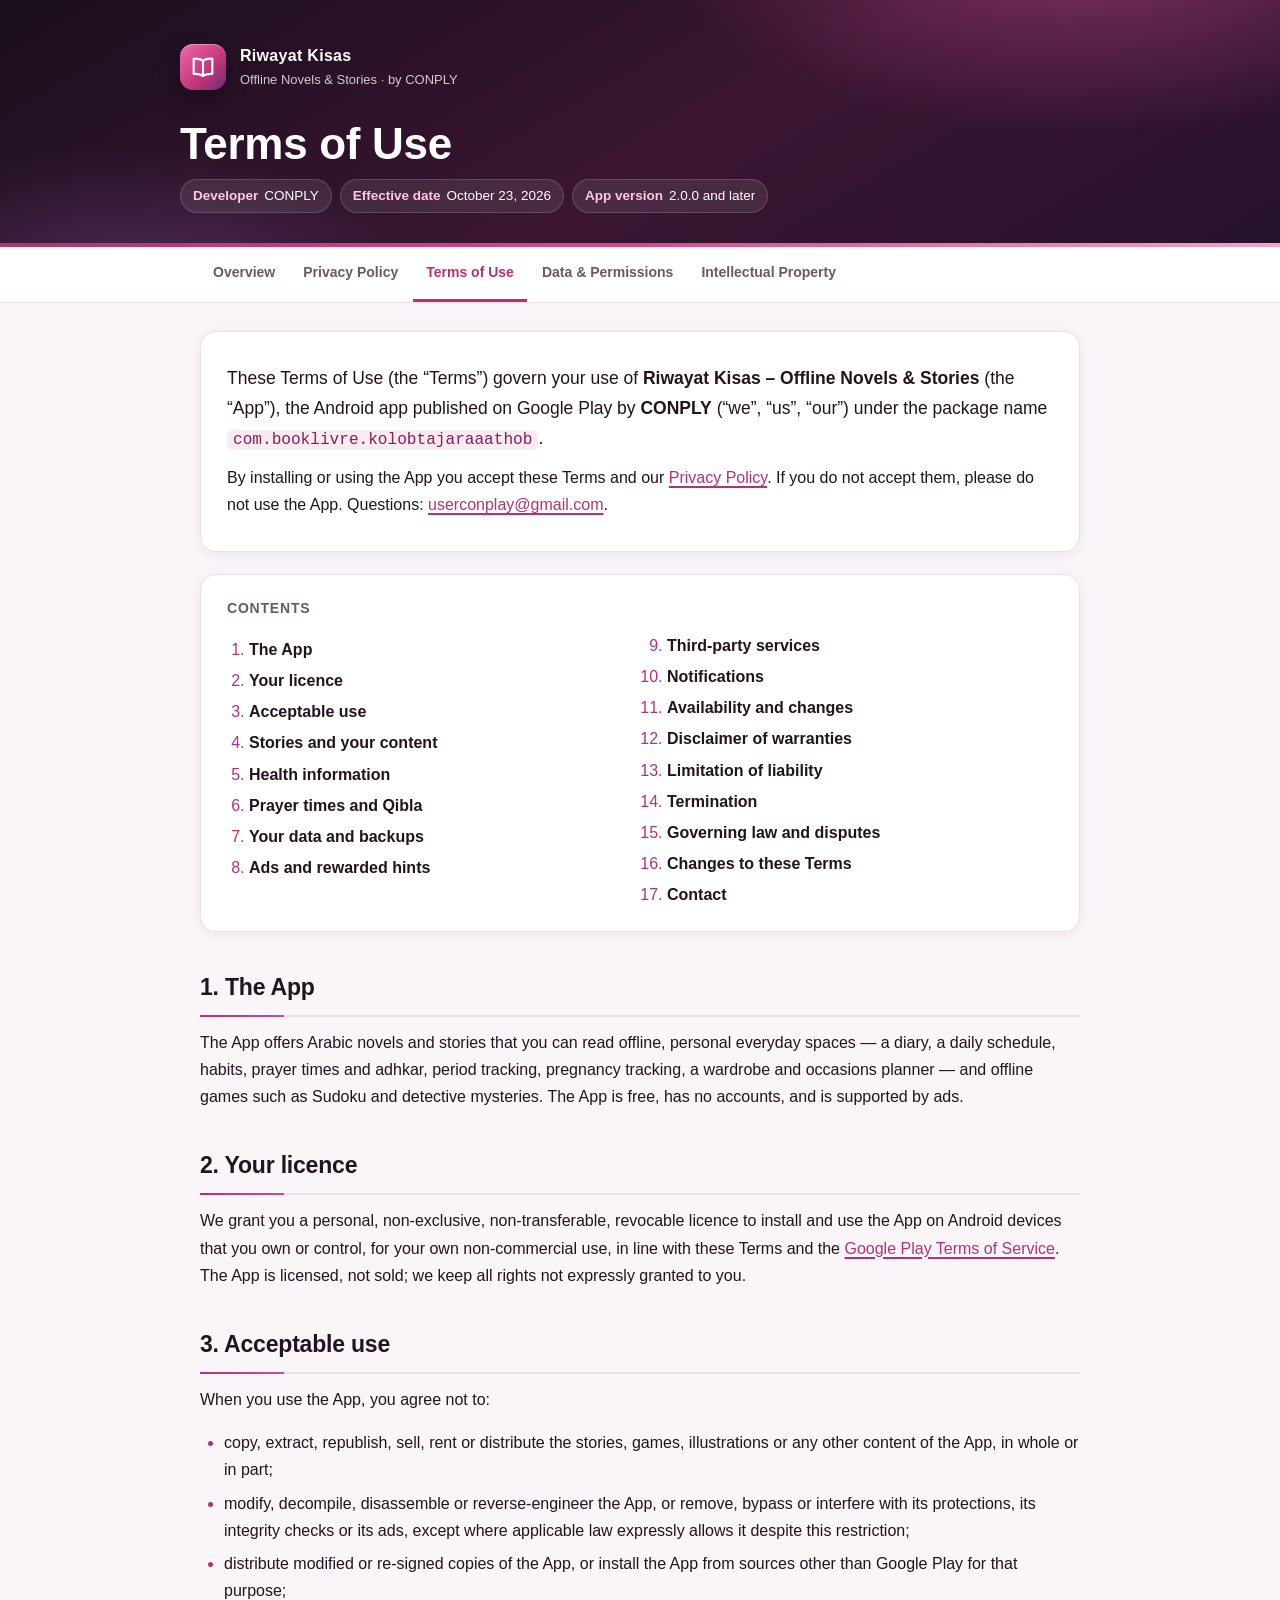
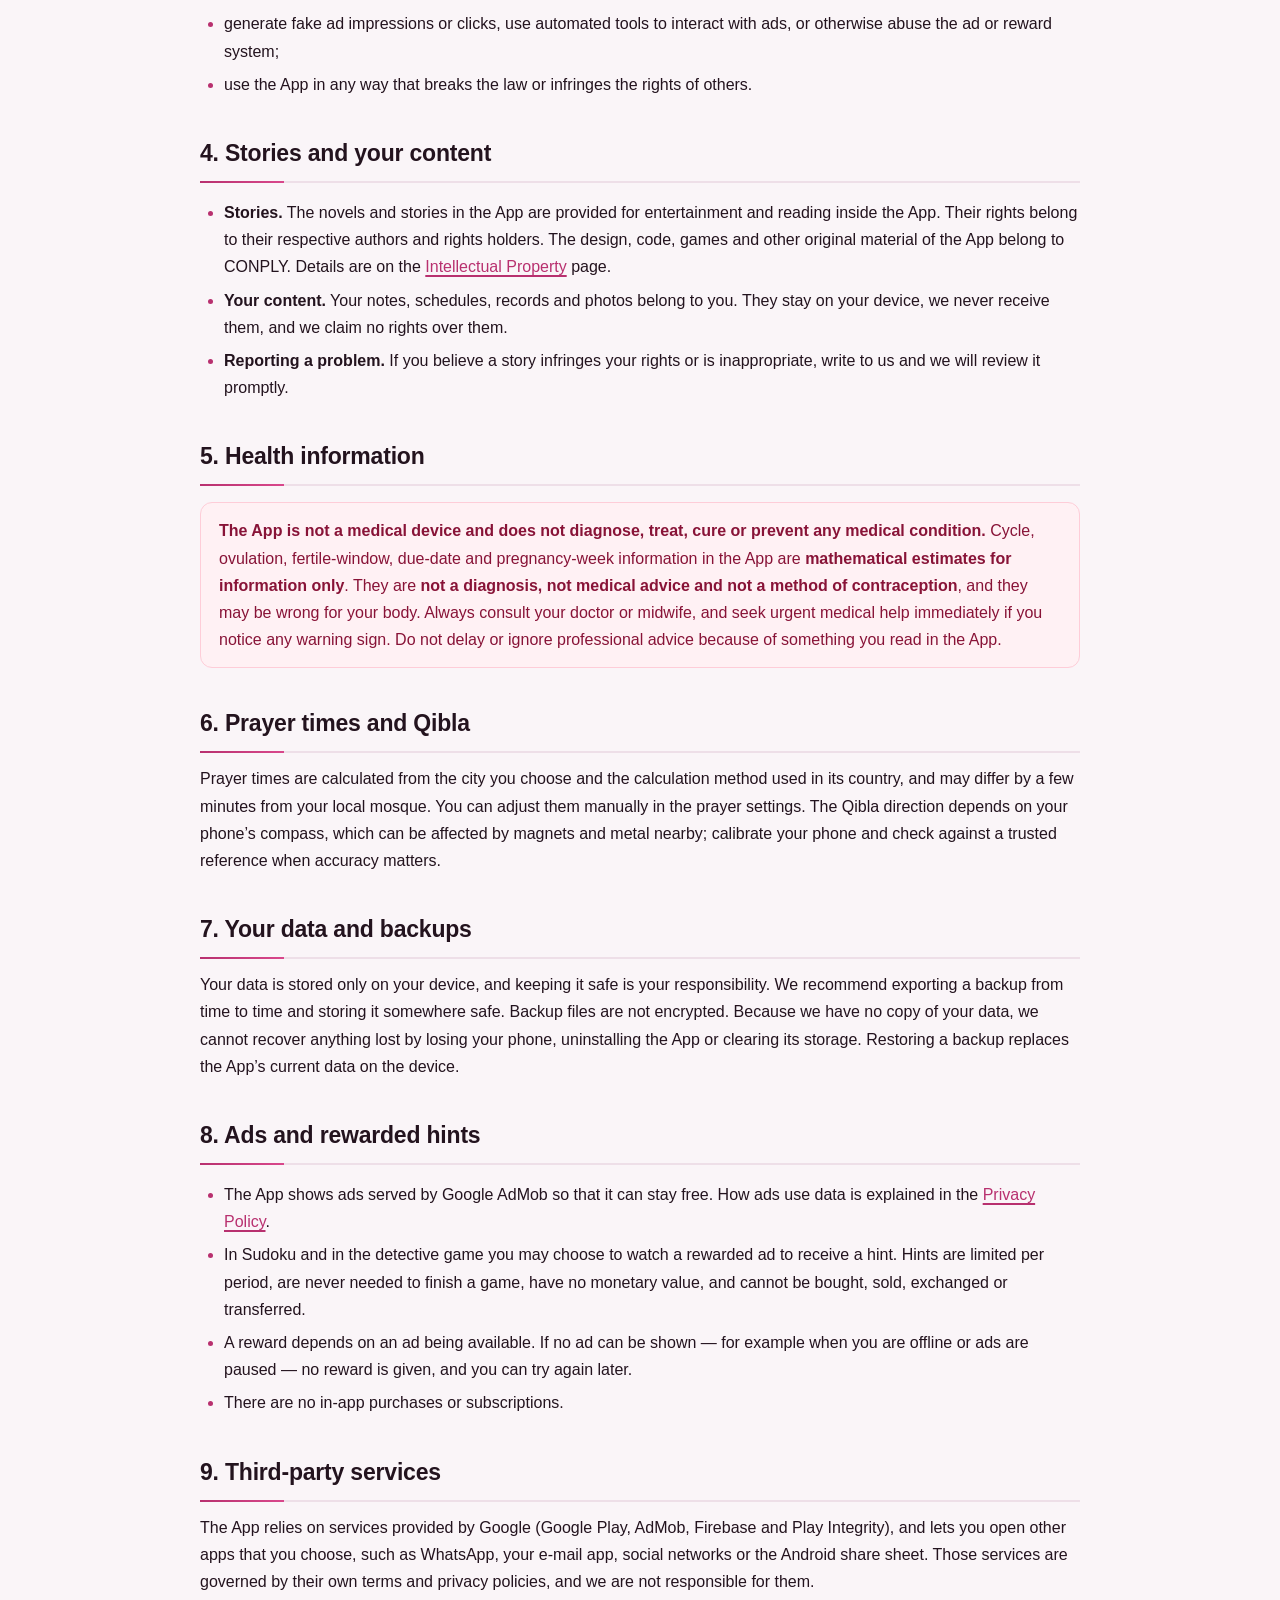
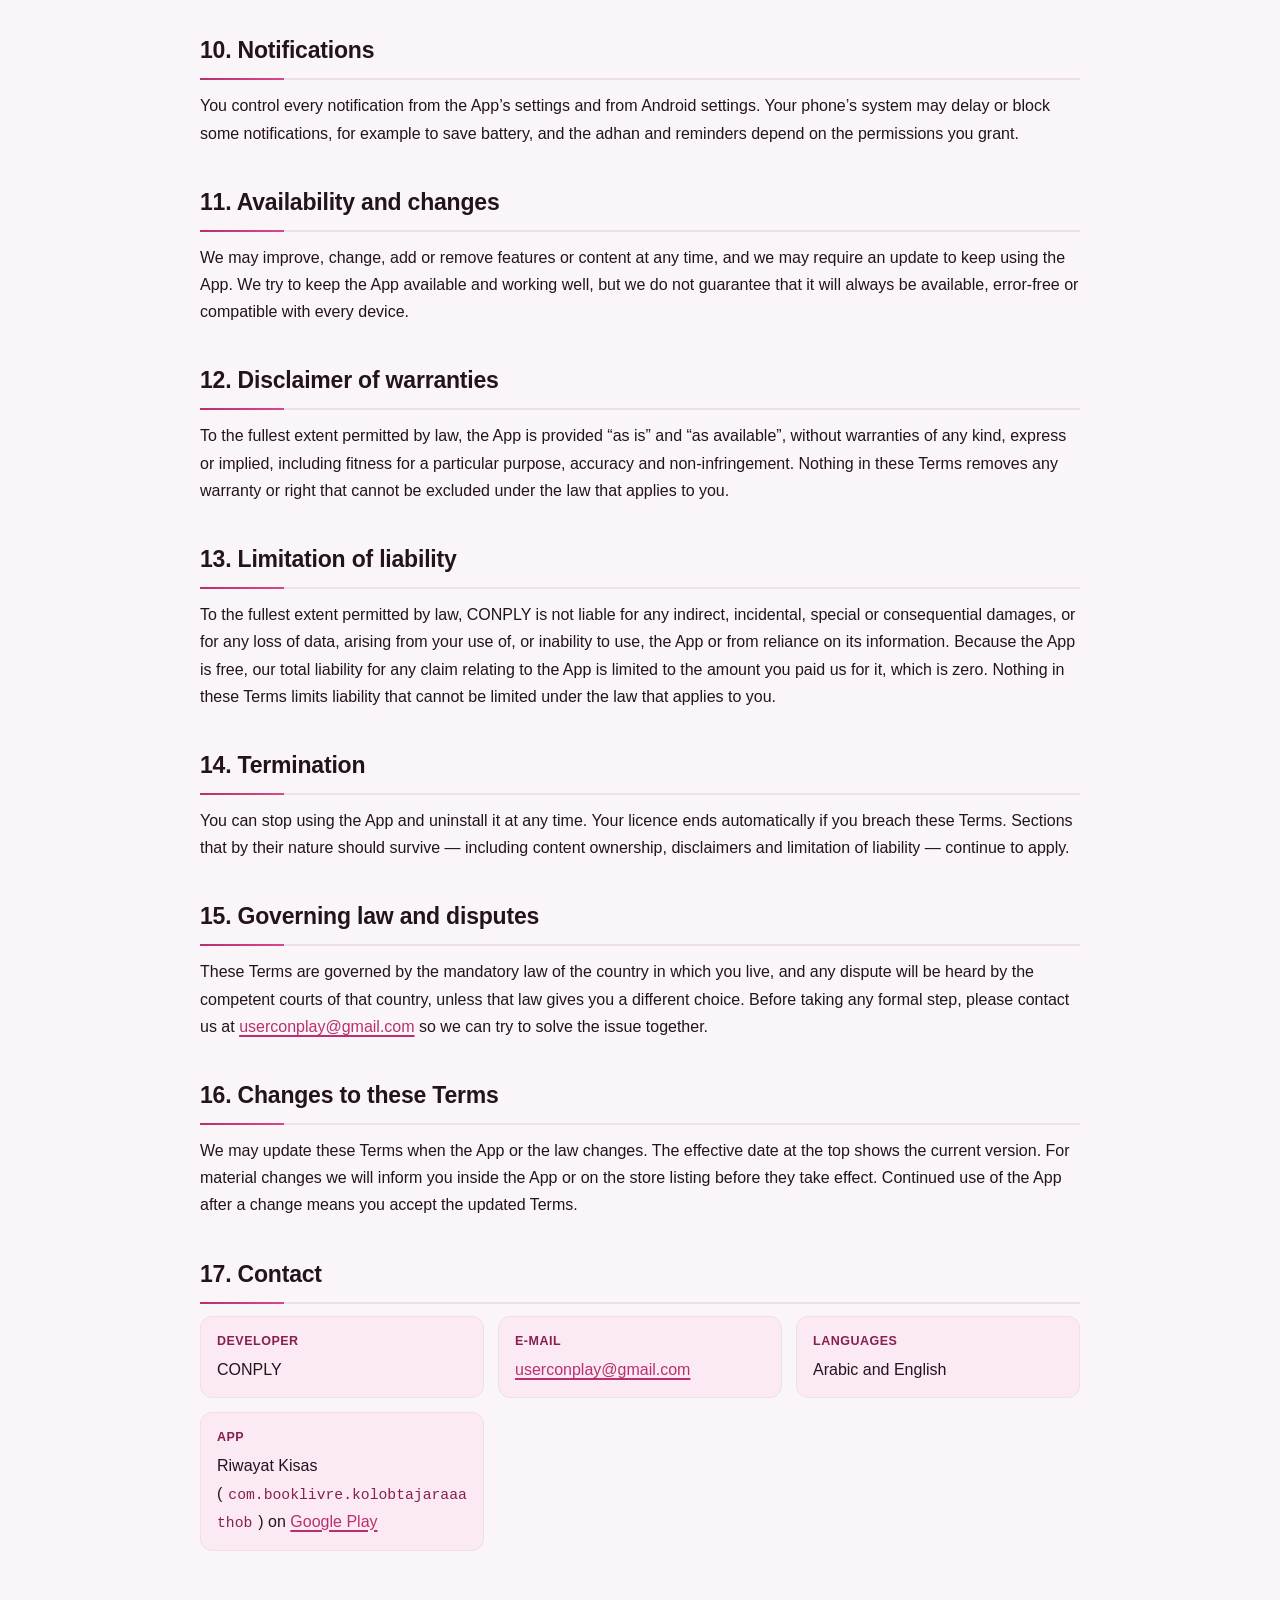
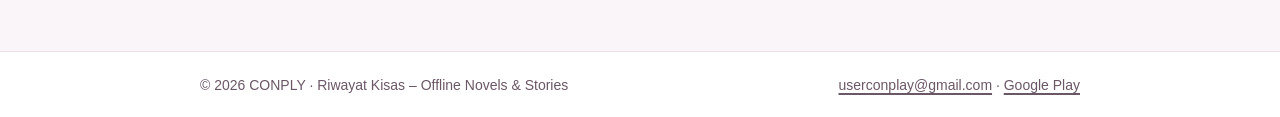
<file: terms-of-use.html>
<!DOCTYPE html>
<html lang="en">
<head>
<meta charset="utf-8">
<meta name="viewport" content="width=device-width, initial-scale=1">
<title>Terms of Use — Riwayat Kisas</title>
<meta name="description" content="Terms of Use for Riwayat Kisas – Offline Novels &amp; Stories by CONPLY: your licence, acceptable use, the stories and your content, health and prayer-time information, ads and rewarded hints, and our responsibilities.">
<meta name="color-scheme" content="light dark">
<link rel="stylesheet" href="styles.css">
</head>
<body>

<header class="hero">
  <div class="wrap">
    <div class="brand">
      <div class="logo"><svg viewBox="0 0 24 24" fill="none" stroke="#fff" stroke-width="1.8" stroke-linecap="round" stroke-linejoin="round" aria-hidden="true"><path d="M12 6.6C10.2 5.3 7.6 4.7 4 4.9v13c3.6-.2 6.2.4 8 1.7 1.8-1.3 4.4-1.9 8-1.7v-13c-3.6-.2-6.2.4-8 1.7Z"/><path d="M12 6.6v13"/></svg></div>
      <div>Riwayat Kisas<small>Offline Novels &amp; Stories · by CONPLY</small></div>
    </div>
    <h1>Terms of Use</h1>
    <div class="meta">
      <span><b>Developer</b> CONPLY</span>
      <span><b>Effective date</b> October 23, 2026</span>
      <span><b>App version</b> 2.0.0 and later</span>
    </div>
  </div>
</header>

<nav class="docnav" aria-label="Documents">
  <div class="wrap">
    <a href="index.html">Overview</a>
    <a href="privacy-policy.html">Privacy Policy</a>
    <a class="active" href="terms-of-use.html">Terms of Use</a>
    <a href="data-deletion.html">Data &amp; Permissions</a>
    <a href="intellectual-property.html">Intellectual Property</a>
  </div>
</nav>

<main>
  <div class="card">
    <p class="lead">These Terms of Use (the “Terms”) govern your use of <strong>Riwayat Kisas – Offline Novels &amp; Stories</strong> (the “App”), the Android app published on Google Play by <strong>CONPLY</strong> (“we”, “us”, “our”) under the package name <code>com.booklivre.kolobtajaraaathob</code>.</p>
    <p>By installing or using the App you accept these Terms and our <a href="privacy-policy.html">Privacy Policy</a>. If you do not accept them, please do not use the App. Questions: <a href="mailto:userconplay@gmail.com">userconplay@gmail.com</a>.</p>
  </div>

  <div class="card toc">
    <h2>Contents</h2>
    <ol>
      <li><a href="#app">The App</a></li>
      <li><a href="#licence">Your licence</a></li>
      <li><a href="#acceptable-use">Acceptable use</a></li>
      <li><a href="#content">Stories and your content</a></li>
      <li><a href="#health">Health information</a></li>
      <li><a href="#prayer">Prayer times and Qibla</a></li>
      <li><a href="#data">Your data and backups</a></li>
      <li><a href="#ads">Ads and rewarded hints</a></li>
      <li><a href="#third-party">Third-party services</a></li>
      <li><a href="#notifications">Notifications</a></li>
      <li><a href="#changes-app">Availability and changes</a></li>
      <li><a href="#warranty">Disclaimer of warranties</a></li>
      <li><a href="#liability">Limitation of liability</a></li>
      <li><a href="#termination">Termination</a></li>
      <li><a href="#law">Governing law and disputes</a></li>
      <li><a href="#changes">Changes to these Terms</a></li>
      <li><a href="#contact">Contact</a></li>
    </ol>
  </div>

  <section id="app">
    <h2>1. The App</h2>
    <p>The App offers Arabic novels and stories that you can read offline, personal everyday spaces — a diary, a daily schedule, habits, prayer times and adhkar, period tracking, pregnancy tracking, a wardrobe and occasions planner — and offline games such as Sudoku and detective mysteries. The App is free, has no accounts, and is supported by ads.</p>
  </section>

  <section id="licence">
    <h2>2. Your licence</h2>
    <p>We grant you a personal, non-exclusive, non-transferable, revocable licence to install and use the App on Android devices that you own or control, for your own non-commercial use, in line with these Terms and the <a href="https://play.google.com/about/play-terms/" target="_blank" rel="noopener">Google Play Terms of Service</a>. The App is licensed, not sold; we keep all rights not expressly granted to you.</p>
  </section>

  <section id="acceptable-use">
    <h2>3. Acceptable use</h2>
    <p>When you use the App, you agree not to:</p>
    <ul>
      <li>copy, extract, republish, sell, rent or distribute the stories, games, illustrations or any other content of the App, in whole or in part;</li>
      <li>modify, decompile, disassemble or reverse-engineer the App, or remove, bypass or interfere with its protections, its integrity checks or its ads, except where applicable law expressly allows it despite this restriction;</li>
      <li>distribute modified or re-signed copies of the App, or install the App from sources other than Google Play for that purpose;</li>
      <li>generate fake ad impressions or clicks, use automated tools to interact with ads, or otherwise abuse the ad or reward system;</li>
      <li>use the App in any way that breaks the law or infringes the rights of others.</li>
    </ul>
  </section>

  <section id="content">
    <h2>4. Stories and your content</h2>
    <ul>
      <li><strong>Stories.</strong> The novels and stories in the App are provided for entertainment and reading inside the App. Their rights belong to their respective authors and rights holders. The design, code, games and other original material of the App belong to CONPLY. Details are on the <a href="intellectual-property.html">Intellectual Property</a> page.</li>
      <li><strong>Your content.</strong> Your notes, schedules, records and photos belong to you. They stay on your device, we never receive them, and we claim no rights over them.</li>
      <li><strong>Reporting a problem.</strong> If you believe a story infringes your rights or is inappropriate, write to us and we will review it promptly.</li>
    </ul>
  </section>

  <section id="health">
    <h2>5. Health information</h2>
    <div class="warn">
      <p style="margin:0"><strong>The App is not a medical device and does not diagnose, treat, cure or prevent any medical condition.</strong> Cycle, ovulation, fertile-window, due-date and pregnancy-week information in the App are <strong>mathematical estimates for information only</strong>. They are <strong>not a diagnosis, not medical advice and not a method of contraception</strong>, and they may be wrong for your body. Always consult your doctor or midwife, and seek urgent medical help immediately if you notice any warning sign. Do not delay or ignore professional advice because of something you read in the App.</p>
    </div>
  </section>

  <section id="prayer">
    <h2>6. Prayer times and Qibla</h2>
    <p>Prayer times are calculated from the city you choose and the calculation method used in its country, and may differ by a few minutes from your local mosque. You can adjust them manually in the prayer settings. The Qibla direction depends on your phone’s compass, which can be affected by magnets and metal nearby; calibrate your phone and check against a trusted reference when accuracy matters.</p>
  </section>

  <section id="data">
    <h2>7. Your data and backups</h2>
    <p>Your data is stored only on your device, and keeping it safe is your responsibility. We recommend exporting a backup from time to time and storing it somewhere safe. Backup files are not encrypted. Because we have no copy of your data, we cannot recover anything lost by losing your phone, uninstalling the App or clearing its storage. Restoring a backup replaces the App’s current data on the device.</p>
  </section>

  <section id="ads">
    <h2>8. Ads and rewarded hints</h2>
    <ul>
      <li>The App shows ads served by Google AdMob so that it can stay free. How ads use data is explained in the <a href="privacy-policy.html#ads">Privacy Policy</a>.</li>
      <li>In Sudoku and in the detective game you may choose to watch a rewarded ad to receive a hint. Hints are limited per period, are never needed to finish a game, have no monetary value, and cannot be bought, sold, exchanged or transferred.</li>
      <li>A reward depends on an ad being available. If no ad can be shown — for example when you are offline or ads are paused — no reward is given, and you can try again later.</li>
      <li>There are no in-app purchases or subscriptions.</li>
    </ul>
  </section>

  <section id="third-party">
    <h2>9. Third-party services</h2>
    <p>The App relies on services provided by Google (Google Play, AdMob, Firebase and Play Integrity), and lets you open other apps that you choose, such as WhatsApp, your e-mail app, social networks or the Android share sheet. Those services are governed by their own terms and privacy policies, and we are not responsible for them.</p>
  </section>

  <section id="notifications">
    <h2>10. Notifications</h2>
    <p>You control every notification from the App’s settings and from Android settings. Your phone’s system may delay or block some notifications, for example to save battery, and the adhan and reminders depend on the permissions you grant.</p>
  </section>

  <section id="changes-app">
    <h2>11. Availability and changes</h2>
    <p>We may improve, change, add or remove features or content at any time, and we may require an update to keep using the App. We try to keep the App available and working well, but we do not guarantee that it will always be available, error-free or compatible with every device.</p>
  </section>

  <section id="warranty">
    <h2>12. Disclaimer of warranties</h2>
    <p>To the fullest extent permitted by law, the App is provided “as is” and “as available”, without warranties of any kind, express or implied, including fitness for a particular purpose, accuracy and non-infringement. Nothing in these Terms removes any warranty or right that cannot be excluded under the law that applies to you.</p>
  </section>

  <section id="liability">
    <h2>13. Limitation of liability</h2>
    <p>To the fullest extent permitted by law, CONPLY is not liable for any indirect, incidental, special or consequential damages, or for any loss of data, arising from your use of, or inability to use, the App or from reliance on its information. Because the App is free, our total liability for any claim relating to the App is limited to the amount you paid us for it, which is zero. Nothing in these Terms limits liability that cannot be limited under the law that applies to you.</p>
  </section>

  <section id="termination">
    <h2>14. Termination</h2>
    <p>You can stop using the App and uninstall it at any time. Your licence ends automatically if you breach these Terms. Sections that by their nature should survive — including content ownership, disclaimers and limitation of liability — continue to apply.</p>
  </section>

  <section id="law">
    <h2>15. Governing law and disputes</h2>
    <p>These Terms are governed by the mandatory law of the country in which you live, and any dispute will be heard by the competent courts of that country, unless that law gives you a different choice. Before taking any formal step, please contact us at <a href="mailto:userconplay@gmail.com">userconplay@gmail.com</a> so we can try to solve the issue together.</p>
  </section>

  <section id="changes">
    <h2>16. Changes to these Terms</h2>
    <p>We may update these Terms when the App or the law changes. The effective date at the top shows the current version. For material changes we will inform you inside the App or on the store listing before they take effect. Continued use of the App after a change means you accept the updated Terms.</p>
  </section>

  <section id="contact">
    <h2>17. Contact</h2>
    <div class="contact">
      <div class="item"><b>Developer</b>CONPLY</div>
      <div class="item"><b>E-mail</b><a href="mailto:userconplay@gmail.com">userconplay@gmail.com</a></div>
      <div class="item"><b>Languages</b>Arabic and English</div>
      <div class="item"><b>App</b>Riwayat Kisas (<code>com.booklivre.kolobtajaraaathob</code>) on <a href="https://play.google.com/store/apps/details?id=com.booklivre.kolobtajaraaathob" target="_blank" rel="noopener">Google Play</a></div>
    </div>
  </section>
</main>

<footer>
  <div class="wrap">
    <span>© 2026 CONPLY · Riwayat Kisas – Offline Novels &amp; Stories</span>
    <span class="print-hide"><a href="mailto:userconplay@gmail.com">userconplay@gmail.com</a> · <a href="https://play.google.com/store/apps/details?id=com.booklivre.kolobtajaraaathob" target="_blank" rel="noopener">Google Play</a></span>
  </div>
</footer>

</body>
</html>
</file>
<file: styles.css>
:root {
  --bg: #faf5f8;
  --card: #ffffff;
  --ink: #23131e;
  --muted: #6b5866;
  --line: #eedfe8;
  --brand: #b8306f;
  --brand-2: #d9488c;
  --brand-soft: #fbeaf3;
  --brand-ink: #86204f;
  --accent: #f3a3c6;
  --hero-1: #1a0f1c;
  --hero-2: #3a1532;
  --hero-3: #26122c;
  --note: #fff7e8;  --note-line: #f0d9a3;  --note-ink: #5a3a00;
  --ok: #edf8f1;    --ok-line: #b7e3c7;    --ok-ink: #14532d;
  --warn: #fff1f4;  --warn-line: #fecdd8;  --warn-ink: #881337;
  --thead: #f8eef4;
  --shadow: 0 2px 12px rgba(58, 21, 50, .07);
  --shadow-lg: 0 10px 28px rgba(58, 21, 50, .14);
  --radius: 16px;
  --max: 920px;
}

@media (prefers-color-scheme: dark) {
  :root {
    --bg: #120d14;
    --card: #1d1520;
    --ink: #f3e9f0;
    --muted: #b5a3b0;
    --line: #33253a;
    --brand: #f06aa8;
    --brand-2: #f59ac4;
    --brand-soft: #36172d;
    --brand-ink: #ffc9e1;
    --note: #2a2410;  --note-line: #6b5618;  --note-ink: #fde68a;
    --ok: #0f2b1d;    --ok-line: #1f6b3d;    --ok-ink: #bbf7d0;
    --warn: #2d1420;  --warn-line: #7f1d3d;  --warn-ink: #fecdd8;
    --thead: #271b2c;
    --shadow: 0 2px 12px rgba(0, 0, 0, .4);
    --shadow-lg: 0 10px 28px rgba(0, 0, 0, .55);
  }
}

* { box-sizing: border-box; }
html { -webkit-text-size-adjust: 100%; scroll-behavior: smooth; }
body {
  margin: 0;
  font-family: "Segoe UI", Roboto, "Helvetica Neue", Arial, "Noto Sans", "Noto Sans Arabic", sans-serif;
  font-size: 16px;
  line-height: 1.7;
  color: var(--ink);
  background: var(--bg);
}
a { color: var(--brand); text-decoration: underline; text-underline-offset: 3px; text-decoration-thickness: 1.5px; }
a:hover { color: var(--brand-2); }
strong { color: var(--ink); }
code { font-family: ui-monospace, "Cascadia Mono", Consolas, monospace; font-size: .92em; background: var(--brand-soft); color: var(--brand-ink); padding: 1px 6px; border-radius: 6px; word-break: break-word; }
.ar { font-family: "Noto Sans Arabic", "Segoe UI", Tahoma, sans-serif; unicode-bidi: isolate; white-space: nowrap; }

.hero {
  position: relative; overflow: hidden;
  background: linear-gradient(150deg, var(--hero-1) 0%, var(--hero-2) 55%, var(--hero-3) 100%);
  color: #fff;
  padding: 42px 20px 34px;
}
.hero::before {
  content: ""; position: absolute; inset: 0; pointer-events: none;
  background:
    radial-gradient(600px 260px at 85% -20%, rgba(224, 85, 154, .42), transparent 70%),
    radial-gradient(420px 220px at 10% 120%, rgba(167, 119, 222, .25), transparent 70%);
}
.hero::after {
  content: ""; position: absolute; left: 0; right: 0; bottom: 0; height: 4px;
  background: linear-gradient(90deg, var(--brand), var(--brand-2), var(--accent));
}
.hero .wrap { position: relative; max-width: var(--max); margin: 0 auto; }
.brand { display: flex; align-items: center; gap: 14px; font-weight: 700; letter-spacing: .3px; }
.brand .logo {
  width: 46px; height: 46px; border-radius: 13px; flex: none;
  background: linear-gradient(135deg, #f06aa8, #c2367a 60%, #6d2a7a);
  display: grid; place-items: center;
  box-shadow: 0 8px 20px rgba(0, 0, 0, .35), inset 0 1px 0 rgba(255, 255, 255, .35);
}
.brand .logo svg { width: 28px; height: 28px; }
.brand small { display: block; font-weight: 500; opacity: .78; font-size: 13px; letter-spacing: 0; }
.hero h1 { margin: 28px 0 10px; font-size: clamp(30px, 4.8vw, 44px); line-height: 1.12; letter-spacing: -.3px; }
.hero .meta { display: flex; flex-wrap: wrap; gap: 8px; font-size: 13.5px; }
.hero .meta span {
  display: inline-flex; gap: 6px; align-items: baseline;
  background: rgba(255, 255, 255, .09); border: 1px solid rgba(255, 255, 255, .16);
  padding: 5px 12px; border-radius: 999px;
}
.hero .meta span b { color: #ffc9e1; font-weight: 600; }

.docnav { position: sticky; top: 0; z-index: 10; background: var(--card); border-bottom: 1px solid var(--line); box-shadow: 0 1px 0 rgba(0,0,0,.02); }
.docnav .wrap { max-width: var(--max); margin: 0 auto; padding: 0 20px; display: flex; gap: 2px; overflow-x: auto; scrollbar-width: none; }
.docnav .wrap::-webkit-scrollbar { display: none; }
.docnav a {
  padding: 14px 13px; text-decoration: none; color: var(--muted); font-weight: 600; font-size: 14px;
  border-bottom: 3px solid transparent; white-space: nowrap;
}
.docnav a:hover { color: var(--ink); }
.docnav a.active { color: var(--brand); border-bottom-color: var(--brand); }

main { max-width: var(--max); margin: 0 auto; padding: 28px 20px 64px; }
.card {
  background: var(--card); border: 1px solid var(--line); border-radius: var(--radius);
  padding: 22px 26px; margin: 0 0 22px; box-shadow: var(--shadow);
}
.lead { font-size: 17.5px; }
.toc h2 { margin-top: 0; font-size: 14px; letter-spacing: .8px; text-transform: uppercase; color: var(--muted); border: 0; padding: 0; }
.toc ol { margin: 0; padding-left: 22px; columns: 2; column-gap: 32px; }
.toc li { break-inside: avoid; margin: 4px 0; }
.toc a { text-decoration: none; color: var(--ink); font-weight: 600; }
.toc a:hover { color: var(--brand); text-decoration: underline; }

section { margin: 36px 0; scroll-margin-top: 70px; }
section h2 {
  font-size: 23px; margin: 0 0 12px; padding-bottom: 8px; color: var(--ink);
  border-bottom: 2px solid var(--line); position: relative; letter-spacing: -.2px;
}
section h2::after {
  content: ""; position: absolute; left: 0; bottom: -2px; width: 84px; height: 2px;
  background: linear-gradient(90deg, var(--brand), var(--brand-2));
}
section h3 { font-size: 17px; margin: 22px 0 8px; color: var(--brand-ink); }
p { margin: 10px 0; }
ul, ol { padding-left: 24px; }
li { margin: 6px 0; }
li::marker { color: var(--brand); }

.tablewrap { overflow-x: auto; border: 1px solid var(--line); border-radius: 12px; margin: 14px 0; background: var(--card); }
table { border-collapse: collapse; width: 100%; min-width: 640px; font-size: 15px; }
th, td { text-align: left; vertical-align: top; padding: 12px 14px; border-bottom: 1px solid var(--line); }
th { background: var(--thead); color: var(--ink); font-weight: 700; font-size: 13px; letter-spacing: .4px; text-transform: uppercase; }
tr:last-child td { border-bottom: 0; }

.note, .ok, .warn { border-radius: 12px; padding: 14px 18px; margin: 16px 0; border: 1px solid; }
.note { background: var(--note); border-color: var(--note-line); color: var(--note-ink); }
.ok { background: var(--ok); border-color: var(--ok-line); color: var(--ok-ink); }
.warn { background: var(--warn); border-color: var(--warn-line); color: var(--warn-ink); }
.note b, .ok b, .warn b, .note strong, .ok strong, .warn strong { color: inherit; }
.note a, .ok a, .warn a { color: inherit; }
.callout-list { margin: 0; }

.perms { display: grid; grid-template-columns: repeat(auto-fit, minmax(250px, 1fr)); gap: 14px; margin: 14px 0; }
.perm { background: var(--card); border: 1px solid var(--line); border-radius: 14px; padding: 16px 18px; box-shadow: var(--shadow); }
.perm .icon { font-size: 24px; line-height: 1; margin-bottom: 8px; }
.perm h4 { margin: 0 0 4px; font-size: 16px; color: var(--ink); }
.perm .when { font-size: 12.5px; color: var(--muted); margin-bottom: 8px; }
.perm p { margin: 0; font-size: 14.5px; }

.facts { display: grid; grid-template-columns: repeat(auto-fit, minmax(210px, 1fr)); gap: 12px; }
.facts .item { background: var(--card); border: 1px solid var(--line); border-radius: 12px; padding: 12px 16px; }
.facts .item b { display: block; color: var(--muted); font-size: 12px; text-transform: uppercase; letter-spacing: .5px; margin-bottom: 2px; }

.steps { counter-reset: step; list-style: none; padding: 0; margin: 14px 0; }
.steps li {
  position: relative; padding: 12px 14px 12px 62px; margin: 10px 0;
  background: var(--card); border: 1px solid var(--line); border-radius: 12px;
}
.steps li::before {
  counter-increment: step; content: counter(step);
  position: absolute; left: 14px; top: 12px; width: 34px; height: 34px; border-radius: 50%;
  background: linear-gradient(135deg, var(--brand), var(--brand-2)); color: #fff;
  font-weight: 900; display: grid; place-items: center; box-shadow: 0 4px 10px rgba(184, 48, 111, .35);
}

.contact { display: grid; grid-template-columns: repeat(auto-fit, minmax(220px, 1fr)); gap: 14px; }
.contact .item { background: var(--brand-soft); border: 1px solid var(--line); border-radius: 12px; padding: 14px 16px; }
.contact .item b { display: block; color: var(--brand-ink); margin-bottom: 4px; font-size: 12.5px; text-transform: uppercase; letter-spacing: .5px; }

.grid { display: grid; grid-template-columns: repeat(auto-fit, minmax(300px, 1fr)); gap: 16px; }
.doc {
  display: block; text-decoration: none; color: var(--ink);
  background: var(--card); border: 1px solid var(--line); border-radius: var(--radius); padding: 22px;
  box-shadow: var(--shadow); transition: transform .15s, box-shadow .15s, border-color .15s;
}
.doc:hover { transform: translateY(-2px); box-shadow: var(--shadow-lg); border-color: var(--brand); color: var(--ink); }
.doc .icon {
  width: 46px; height: 46px; border-radius: 12px; display: grid; place-items: center; font-size: 22px;
  background: var(--brand-soft); color: var(--brand-ink); margin-bottom: 12px;
}
.doc h3 { margin: 0 0 6px; color: var(--ink); font-size: 18px; }
.doc p { margin: 0; color: var(--muted); font-size: 14.5px; }
.doc .go { display: inline-block; margin-top: 12px; font-weight: 700; color: var(--brand); }

footer { border-top: 1px solid var(--line); background: var(--card); }
footer .wrap {
  max-width: var(--max); margin: 0 auto; padding: 22px 20px;
  display: flex; flex-wrap: wrap; gap: 8px 24px; justify-content: space-between; font-size: 14px; color: var(--muted);
}
footer a { color: var(--muted); }

@media (max-width: 640px) {
  .card { padding: 18px 16px; }
  .toc ol { columns: 1; }
  .hero { padding: 30px 16px 26px; }
  .docnav .wrap { padding: 0 16px; }
  main { padding: 20px 16px 48px; }
  footer .wrap { padding: 20px 16px; }
  table { font-size: 14px; }
}

@media print {
  .docnav, .print-hide { display: none; }
  body { background: #fff; color: #000; }
  .hero { background: #3a1532 !important; -webkit-print-color-adjust: exact; print-color-adjust: exact; }
  .card, .doc, .perm { box-shadow: none; break-inside: avoid; }
  a { color: inherit; }
  section { break-inside: avoid-page; }
}
</file>
